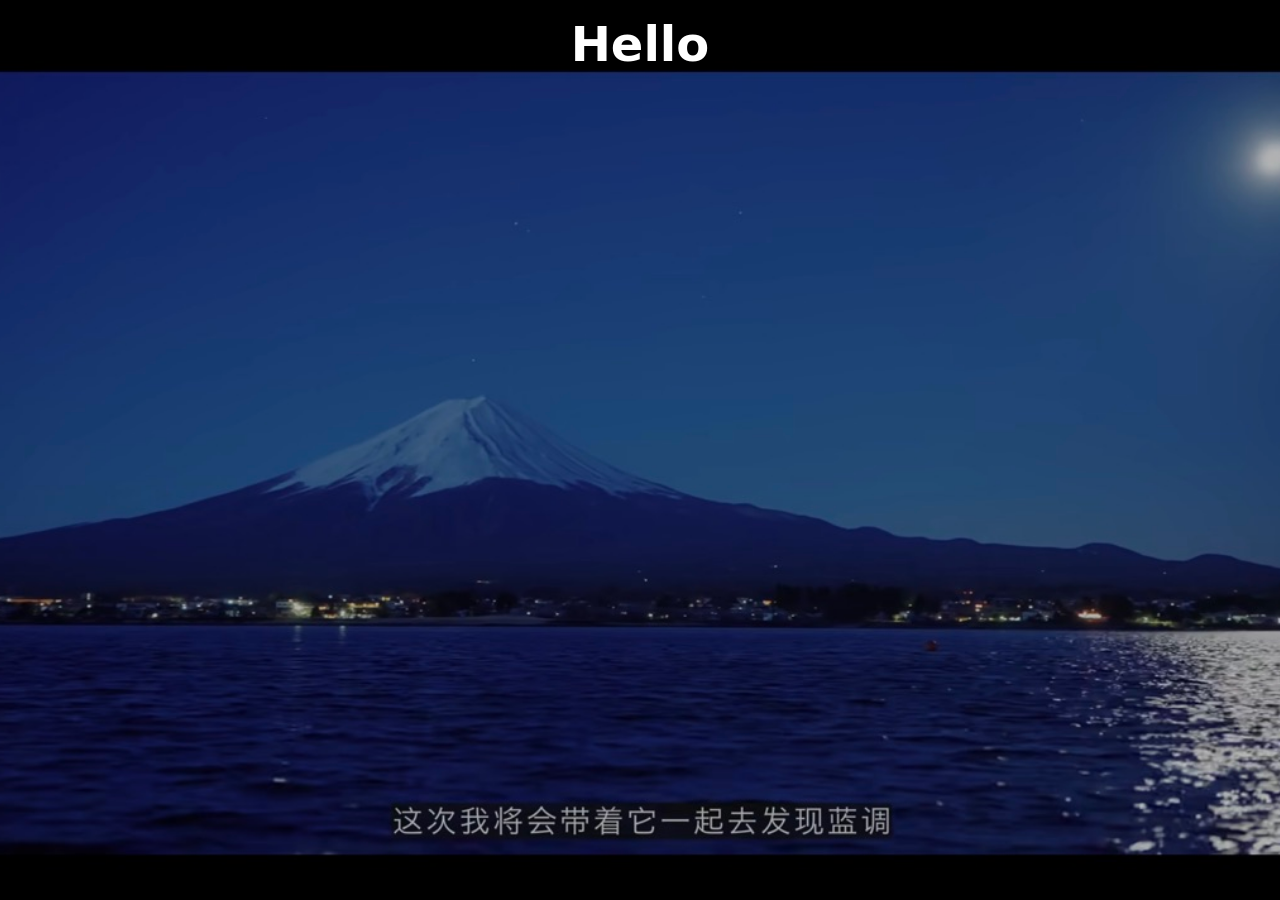
<file: index.html>
<!DOCTYPE html>
<html lang="en">
<head>
  <meta charset="UTF-8">
  <meta name="viewport" content="width=device-width, initial-scale=1">
  <title>Hello</title>
  <link rel="stylesheet" href="style.css">
</head>
<body>
  <h1>Hello</h1>
</body>
</html>
</file>
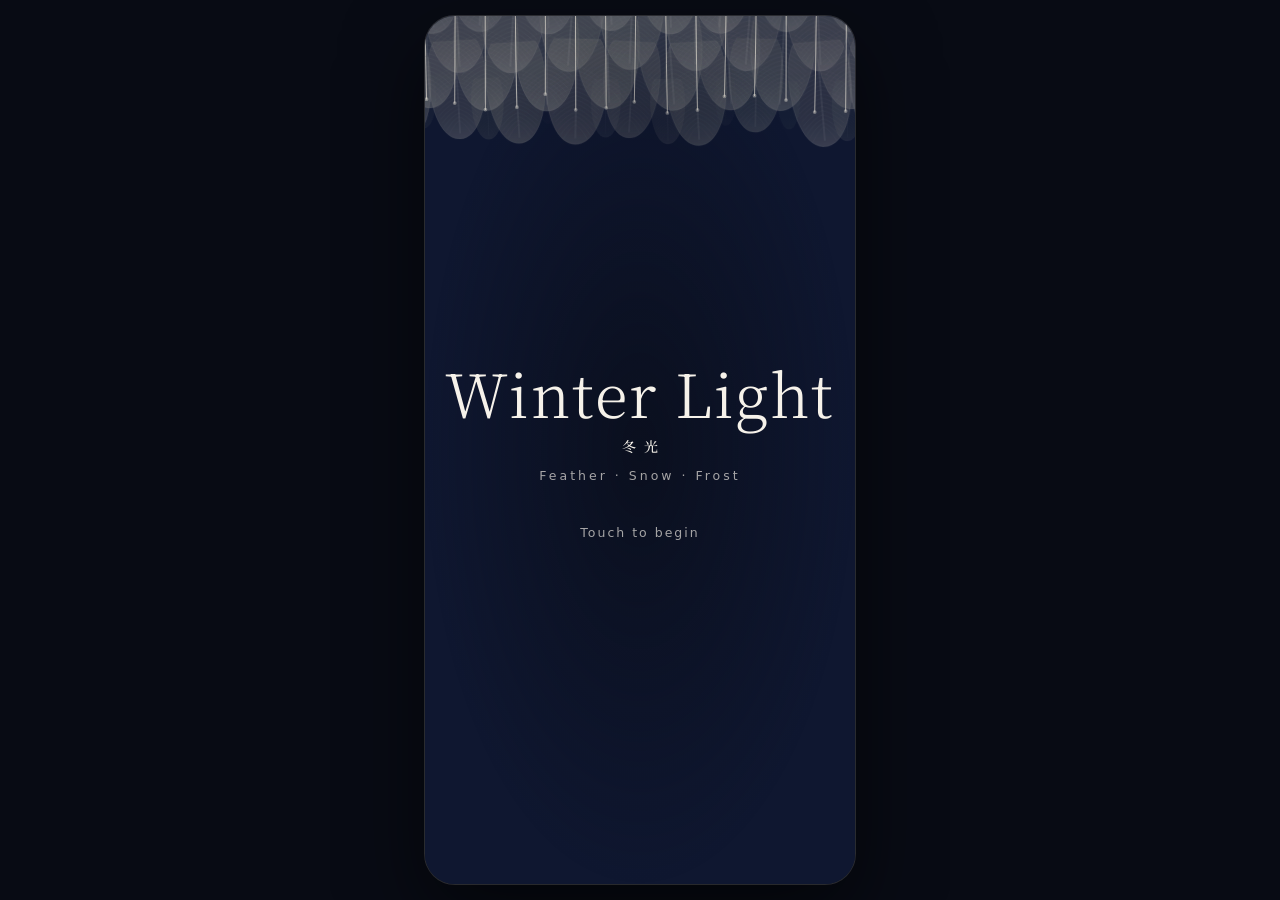
<file: docs/index.html>
<!doctype html><html><head><meta charset=utf8><meta name=viewport content="width=device-width,initial-scale=1,viewport-fit=cover"><style>:root{color-scheme:light;box-sizing:border-box;padding-top:env(safe-area-inset-top,0px);padding-bottom:env(safe-area-inset-bottom,0px)}html{scroll-padding-top:env(safe-area-inset-top,0px)}body{margin:0;padding:0;font:14px -apple-system,BlinkMacSystemFont,sans-serif;background:#fff;color:#000}img{max-width:100%}[hidden]:not([hidden=until-found i]){display:none!important}</style></head><body>
<title>Winter Light</title>
<link rel="stylesheet" href="https://fonts.googleapis.com/css2?family=Noto+Serif+SC:wght@300;500&display=swap">
<style>
/* Layout: one full-bleed touch stage (phone), or a phone-sized stage centred on a dark page (wide screens).
   Three chapters share one canvas; the title cards and captions sit above it. Single committed night look. */
:root {
  color-scheme: dark;
  --page: #080b14;
  --night: #0f1730;
  --ink: #f6f2ea;
  --ink-soft: rgba(246, 242, 234, .66);
  --veil: rgba(12, 16, 28, .55);
  --line: rgba(246, 242, 234, .15);
  --gold: #ffc46e;
  --font: "Avenir Next", "Segoe UI", system-ui, -apple-system, "Helvetica Neue", sans-serif;
  --title: "Noto Serif SC", "Songti SC", "STSong", "Source Han Serif SC", Georgia, serif;
}
html, body { height: 100%; }
body {
  background: var(--page);
  color: var(--ink);
  font-family: var(--font);
  display: grid;
  place-items: center;
  overflow: hidden;
  overscroll-behavior: none;
}
#stage {
  position: relative;
  width: 100%;
  height: 100%;
  background: var(--night);
  overflow: hidden;
  touch-action: none;
  user-select: none;
  -webkit-user-select: none;
  -webkit-touch-callout: none;
  -webkit-tap-highlight-color: transparent;
}
@media (min-width: 560px) {
  #stage {
    width: min(430px, calc(100% - 32px));
    height: min(900px, calc(100% - 32px));
    border-radius: 30px;
    box-shadow: 0 0 0 1px var(--line), 0 30px 80px rgba(0, 0, 0, .55);
  }
}
#cv { position: absolute; inset: 0; width: 100%; height: 100%; display: block; }

.cap {
  position: absolute;
  left: 50%;
  top: 16px;
  transform: translateX(-50%);
  width: max-content;
  max-width: calc(100% - 32px);
  display: flex;
  align-items: center;
  gap: 12px;
  padding: 11px 20px 11px 16px;
  border-radius: 999px;
  background: rgba(12, 16, 28, .62);
  -webkit-backdrop-filter: blur(12px);
  backdrop-filter: blur(12px);
  box-shadow: inset 0 0 0 1px rgba(255, 214, 150, .38), 0 0 24px rgba(255, 190, 110, .22), 0 6px 20px rgba(0, 0, 0, .35);
  color: var(--ink);
  font-size: 15px;
  font-weight: 500;
  line-height: 1.3;
  letter-spacing: .04em;
  text-shadow: 0 0 12px rgba(255, 214, 150, .45);
  font-variant-numeric: tabular-nums;
  text-wrap: balance;
  pointer-events: none;
  transition: opacity .8s ease;
  animation: capGlow 3.2s ease-in-out infinite;
}
.cap.gone { opacity: 0; animation: none; }
#capText { display: inline-block; }
#capText.pop { animation: capIn .6s cubic-bezier(.2, .8, .2, 1); }
@keyframes capGlow { 50% { box-shadow: inset 0 0 0 1px rgba(255, 214, 150, .62), 0 0 34px rgba(255, 190, 110, .42), 0 6px 20px rgba(0, 0, 0, .35); } }
@keyframes capIn { from { opacity: 0; transform: translateY(-6px); filter: blur(3px); } }
.steps { display: flex; gap: 9px; flex: none; }
.steps b { display: flex; gap: 3px; }
.steps i {
  width: 6px; height: 6px; border-radius: 50%;
  box-shadow: inset 0 0 0 1px var(--ink-soft);
  transition: background .5s ease, box-shadow .5s ease;
}
.steps i.on { background: var(--ink); box-shadow: none; }
.steps i.done { background: var(--gold); box-shadow: none; }

#card {
  position: absolute;
  inset: 0;
  display: grid;
  place-items: center;
  text-align: center;
  background: radial-gradient(closest-side, rgba(8, 11, 20, .62), rgba(8, 11, 20, 0));
  transition: opacity 1.4s ease;
  cursor: pointer;
}
#card.gone { opacity: 0; pointer-events: none; }
.card-in { display: grid; justify-items: center; gap: 12px; padding-inline: 16px; }
.t-en { font-family: var(--title); font-weight: 300; font-size: clamp(42px, 12.5vw, 60px); line-height: 1.05; letter-spacing: .03em; text-wrap: balance; }
.t-cn { font-family: var(--title); font-weight: 500; font-size: 14px; letter-spacing: .6em; margin-right: -.6em; }
.t-sub { font-size: 12.5px; letter-spacing: .24em; color: var(--ink-soft); }
.t-go { margin-top: 30px; font-size: 12.5px; letter-spacing: .16em; color: var(--ink-soft); animation: breathe 2.8s ease-in-out infinite; }
#again {
  margin-top: 30px;
  padding: 11px 22px;
  border: 0; border-radius: 999px;
  background: var(--veil);
  box-shadow: inset 0 0 0 1px var(--line);
  color: var(--ink);
  font: inherit; font-size: 12.5px; letter-spacing: .14em;
  cursor: pointer;
}
#again:focus-visible, #skip:focus-visible { outline: 2px solid var(--ink); outline-offset: 3px; }
#skip {
  position: absolute;
  bottom: 18px; right: 16px;
  height: 34px; padding: 0 14px;
  border: 0; border-radius: 999px;
  background: var(--veil);
  box-shadow: inset 0 0 0 1px var(--line);
  color: var(--ink-soft);
  font: inherit; font-size: 11.5px; letter-spacing: .12em;
  cursor: pointer;
}
@keyframes breathe { 50% { opacity: .35; } }
@media (prefers-reduced-motion: reduce) { .t-go, .cap, #capText.pop { animation: none; } .cap, #card, .steps i { transition: none; } }
</style>

<div id="stage">
  <canvas id="cv" role="img" aria-label="Winter Light, a three-chapter touch story. Pull a curtain of feathers open, blow the snow off a campfire, then draw five frost feathers across a window. Each chapter ends when you play the same five-note melody."></canvas>
  <div class="cap gone" id="cap">
    <span class="steps" aria-hidden="true"><b><i></i><i></i></b><b><i></i><i></i></b><b><i></i><i></i></b></span>
    <span id="capText"></span>
  </div>
  <button id="skip" type="button" aria-label="Skip to the next step" hidden>Skip ›</button>
  <div id="card" role="button" tabindex="0" aria-label="Begin">
    <div class="card-in">
      <div class="t-en">Winter Light</div>
      <div class="t-cn">冬光</div>
      <div class="t-sub" id="tSub">Feather · Snow · Frost</div>
      <div class="t-go" id="tGo">Touch to begin</div>
      <button id="again" type="button" hidden>Play again</button>
    </div>
  </div>
</div>

<script>
(() => {
'use strict';

/* =====================================================================
   shared
   ===================================================================== */
const stage = document.getElementById('stage');
const cv = document.getElementById('cv');
const mainCtx = cv.getContext('2d');
const off = document.createElement('canvas');
const offCtx = off.getContext('2d');
let ctx = mainCtx;                      // chapters draw through this; swapped to offCtx for a fading chapter
let W = 0, H = 0, dpr = 1, K = 1;
const calm = matchMedia('(prefers-reduced-motion: reduce)').matches ? 0.35 : 1;
const clamp = (v, a, b) => v < a ? a : v > b ? b : v;
const smooth = v => v * v * (3 - 2 * v);
const rand = (a = 1, b) => b === undefined ? Math.random() * a : a + Math.random() * (b - a);
const TAU = Math.PI * 2;

function dot(r, g, b, core, size = 64) {
  const c = document.createElement('canvas'); c.width = c.height = size;
  const x = c.getContext('2d'), h = size / 2, gr = x.createRadialGradient(h, h, 0, h, h, h);
  gr.addColorStop(0, `rgba(${r},${g},${b},1)`);
  gr.addColorStop(core, `rgba(${r},${g},${b},1)`);
  gr.addColorStop(core + (1 - core) * .5, `rgba(${r},${g},${b},.42)`);
  gr.addColorStop(1, `rgba(${r},${g},${b},0)`);
  x.fillStyle = gr; x.fillRect(0, 0, size, size);
  return c;
}
const SPR = {
  flake: dot(255, 255, 255, .3), shadow: dot(120, 140, 185, .05), smoke: dot(234, 237, 245, .02),
  outer: dot(255, 116, 46, .08), mid: dot(255, 180, 72, .1), core: dot(255, 238, 186, .12),
  gold: dot(255, 196, 110, .12), white: dot(255, 255, 255, .05)
};
function blit(spr, x, y, r, a) {
  if (a <= .004) return;
  ctx.globalAlpha = a > 1 ? 1 : a;
  ctx.drawImage(spr, x - r, y - r, r * 2, r * 2);
}

function rng(seed) {
  return () => { seed = seed + 0x6D2B79F5 | 0; let t = Math.imul(seed ^ seed >>> 15, 1 | seed); t = t + Math.imul(t ^ t >>> 7, 61 | t) ^ t; return ((t ^ t >>> 14) >>> 0) / 4294967296; };
}
let grainCanvas = document.createElement('canvas');
function buildGrain() {
  grainCanvas = document.createElement('canvas'); grainCanvas.width = cv.width; grainCanvas.height = cv.height;
  const g = grainCanvas.getContext('2d'), img = g.createImageData(grainCanvas.width, grainCanvas.height), d = img.data;
  for (let k = 0; k < d.length; k += 4) { d[k] = d[k + 1] = 235; d[k + 2] = 255; d[k + 3] = Math.random() < .5 ? Math.random() * 22 : 0; }
  g.putImageData(img, 0, 0);
}
// a frost feather: a curved spine with alternating barbs, each barb with smaller barbs.
// every point carries d, how far growth must travel to reach it, so a fern can be drawn part-grown
function makeFern(rx, ry, tx, ty, seed, o = {}) {
  const Rn = rng(seed), k = o.k || 1, step = 5 * k;
  const dx = tx - rx, dy = ty - ry, L0 = Math.hypot(dx, dy) || 1;
  const bend = (Rn() < .5 ? -1 : 1) * (o.bend ?? .12) * L0;
  const cx = (rx + tx) / 2 - dy / L0 * bend, cy = (ry + ty) / 2 + dx / L0 * bend;
  const spine = { pts: [], d: [], w: 0 }, polys = [spine];
  const N = Math.max(4, Math.ceil(L0 * 1.1 / step));
  let px = rx, py = ry, dist = 0;
  for (let i = 0; i <= N; i++) {
    const t = i / N, a = (1 - t) ** 2, b = 2 * (1 - t) * t, c = t * t;
    const x = a * rx + b * cx + c * tx, y = a * ry + b * cy + c * ty;
    if (i) dist += Math.hypot(x - px, y - py);
    spine.pts.push(x, y); spine.d.push(dist); px = x; py = y;
  }
  const L = dist, sub = o.sub ?? .3;
  const barb = (x, y, ang, len, d0, depth) => {
    const st = depth === 1 ? 4 * k : 3 * k, n = Math.max(2, Math.round(len / st)), p = { pts: [x, y], d: [d0], w: depth };
    let a = ang, qx = x, qy = y, sd = 1;
    const curl = (Rn() - .5) * .03;
    for (let i = 1; i <= n; i++) {
      a += curl; qx += Math.cos(a) * st; qy += Math.sin(a) * st;
      p.pts.push(qx, qy); p.d.push(d0 + i * st);
      if (depth === 1 && i % 2 === 0 && i < n - 1) {
        barb(qx, qy, a + sd * (.95 + Rn() * .15), (n - i) * st * .48 * (.7 + Rn() * .4), d0 + i * st, 2);
        sd = -sd;
      }
    }
    polys.push(p);
  };
  let side = 1;
  for (let i = 1; i < N; i++) {
    const t = spine.d[i] / L; if (t < .05 || t > .95) continue;
    const ax = spine.pts[2 * i + 2] - spine.pts[2 * i - 2], ay = spine.pts[2 * i + 3] - spine.pts[2 * i - 1];
    const len = L * sub * Math.min(1, t * 5) * (1 - t) ** .55 * (.75 + Rn() * .4);
    if (len > 5 * k) barb(spine.pts[2 * i], spine.pts[2 * i + 1], Math.atan2(ay, ax) + side * (1 + Rn() * .15), len, spine.d[i], 1);
    side = -side;
  }
  let Dmax = 0; for (const p of polys) Dmax = Math.max(Dmax, p.d[p.d.length - 1]);
  return { polys, L, Dmax, rx, ry, tx, ty };
}
const FERN_W = [2.1, 1.0, .55];
function drawFern(c, F, T, alpha, glow = .14) {
  if (T <= 0) return;
  c.lineCap = 'round'; c.lineJoin = 'round';
  for (const pass of [0, 1]) {
    if (pass === 0 && glow <= 0) continue;
    for (let w = 0; w < 3; w++) {
      c.beginPath();
      for (const p of F.polys) {
        if (p.w !== w || p.d[0] > T) continue;
        c.moveTo(p.pts[0], p.pts[1]);
        for (let i = 1; i < p.d.length; i++) {
          if (p.d[i] <= T) c.lineTo(p.pts[2 * i], p.pts[2 * i + 1]);
          else { const f = (T - p.d[i - 1]) / (p.d[i] - p.d[i - 1]); c.lineTo(p.pts[2 * i - 2] + (p.pts[2 * i] - p.pts[2 * i - 2]) * f, p.pts[2 * i - 1] + (p.pts[2 * i + 1] - p.pts[2 * i - 1]) * f); break; }
        }
      }
      if (pass === 0) { c.globalAlpha = alpha * glow; c.lineWidth = FERN_W[w] * K * 3.4; c.strokeStyle = '#dfe9ff'; }
      else { c.globalAlpha = alpha * (w === 0 ? .85 : w === 1 ? .72 : .58); c.lineWidth = FERN_W[w] * K; c.strokeStyle = '#f4f8ff'; }
      c.stroke();
    }
  }
  c.globalAlpha = 1;
}
function goldFeather(x, y, ang, sc, a) {
  ctx.save(); ctx.translate(x, y); ctx.rotate(ang); ctx.scale(sc, sc);
  const g = ctx.createLinearGradient(0, -40, 0, 40); g.addColorStop(0, `rgba(255,226,160,${a})`); g.addColorStop(1, `rgba(226,160,70,${a})`);
  ctx.globalAlpha = 1; ctx.fillStyle = g;
  ctx.beginPath(); ctx.moveTo(0, -42); ctx.bezierCurveTo(16, -26, 15, 18, 0, 40); ctx.bezierCurveTo(-15, 18, -16, -26, 0, -42); ctx.fill();
  ctx.strokeStyle = `rgba(255,248,230,${a * .8})`; ctx.lineWidth = 1.2;
  ctx.beginPath(); ctx.moveTo(0, -38); ctx.lineTo(0, 52); ctx.stroke();
  ctx.restore();
}

/* ---- the one melody every chapter asks for: D5 E5 F#5 A5 F#5, resolving E5 D5 at the very end */
const MOTIF = [587.33, 659.25, 739.99, 880, 739.99];
const RESOLVE = [[659.25, 0], [587.33, .34]];
// D major pentatonic, D4..E6, for free play
const SCALE = [293.66, 329.63, 369.99, 440, 493.88, 587.33, 659.25, 739.99, 880, 987.77, 1174.66, 1318.51];
const LOW = [73.42, 82.41, 92.5, 110, 123.47, 146.83];

/* ---- sound ----------------------------------------------------------- */
let AC = null, master, wet, noiseBuf, rubGain, rubFilter, fireGain, humGain;
const pending = [];
function audio() {
  if (AC) { if (AC.state !== 'running') AC.resume().catch(() => {}); return; }
  const Ctx = window.AudioContext || window.webkitAudioContext;
  if (!Ctx) return;
  try {
    AC = new Ctx();
    master = AC.createGain(); master.gain.value = .6;
    const comp = AC.createDynamicsCompressor();
    master.connect(comp); comp.connect(AC.destination);
    const delay = AC.createDelay(1); delay.delayTime.value = .28;
    const fb = AC.createGain(); fb.gain.value = .34;
    const lp = AC.createBiquadFilter(); lp.type = 'lowpass'; lp.frequency.value = 2600;
    wet = AC.createGain(); wet.gain.value = .33;
    wet.connect(delay); delay.connect(lp); lp.connect(fb); fb.connect(delay); lp.connect(master);
    noiseBuf = AC.createBuffer(1, AC.sampleRate * 2, AC.sampleRate);
    const d = noiseBuf.getChannelData(0);
    for (let i = 0; i < d.length; i++) d[i] = Math.random() * 2 - 1;
    const src = AC.createBufferSource(); src.buffer = noiseBuf; src.loop = true;
    rubFilter = AC.createBiquadFilter(); rubFilter.type = 'bandpass'; rubFilter.frequency.value = 800; rubFilter.Q.value = .7;
    rubGain = AC.createGain(); rubGain.gain.value = 0;
    src.connect(rubFilter); rubFilter.connect(rubGain); rubGain.connect(master);
    const fireLp = AC.createBiquadFilter(); fireLp.type = 'lowpass'; fireLp.frequency.value = 260;
    fireGain = AC.createGain(); fireGain.gain.value = 0;
    src.connect(fireLp); fireLp.connect(fireGain); fireGain.connect(master);
    src.start();
    humGain = AC.createGain(); humGain.gain.value = 0;
    const hlp = AC.createBiquadFilter(); hlp.type = 'lowpass'; hlp.frequency.value = 240;
    [[55, 1], [110, .45], [82.41, .3]].forEach(([f, l]) => {
      const o = AC.createOscillator(); o.type = 'sine'; o.frequency.value = f;
      const og = AC.createGain(); og.gain.value = l; o.connect(og); og.connect(hlp); o.start();
    });
    hlp.connect(humGain); humGain.connect(master);
    AC.onstatechange = () => { if (AC.state === 'running') while (pending.length) pending.shift()(); };
    if (AC.state !== 'running') AC.resume().catch(() => {});
  } catch (err) { AC = null; }
}
// harp for the feathers, warm kalimba for the fire, glass for the ice, low for frost
const VOICES = {
  harp: { peak: .2, att: .016, lp: 0, wet: true, breath: true, parts: [['sine', 1, 1], ['sine', 2.005, .14], ['triangle', .5, .1]] },
  warm: { peak: .17, att: .03, lp: 1700, wet: true, parts: [['triangle', 1, .8], ['sine', 1.003, .6], ['sine', .5, .25]] },
  glass: { peak: .19, att: .008, lp: 0, wet: true, parts: [['sine', 1, 1], ['sine', 2, .13], ['sine', 3.01, .07], ['sine', 4.2, .03]] },
  low: { peak: .3, att: .012, lp: 520, wet: false, parts: [['sine', 1, 1], ['triangle', 2, .3], ['sine', .5, .5]] }
};
function voice(kind, freq, delay, vel, dur) {
  const v = VOICES[kind], t = AC.currentTime + delay + .005;
  const g = AC.createGain();
  g.gain.setValueAtTime(.0001, t);
  g.gain.linearRampToValueAtTime(v.peak * vel, t + v.att);
  g.gain.exponentialRampToValueAtTime(.0001, t + dur);
  let out = g;
  if (v.lp) { const lp = AC.createBiquadFilter(); lp.type = 'lowpass'; lp.frequency.value = v.lp; g.connect(lp); out = lp; }
  out.connect(master); if (v.wet) out.connect(wet);
  for (const [type, mul, lvl] of v.parts) {
    const o = AC.createOscillator(); o.type = type; o.frequency.value = freq * mul;
    const og = AC.createGain(); og.gain.value = lvl;
    o.connect(og); og.connect(g); o.start(t); o.stop(t + dur + .05);
  }
  if (v.breath) {
    const b = AC.createBufferSource(); b.buffer = noiseBuf;
    const hp = AC.createBiquadFilter(); hp.type = 'highpass'; hp.frequency.value = 4200;
    const bg = AC.createGain(); bg.gain.setValueAtTime(.03 * vel, t); bg.gain.exponentialRampToValueAtTime(.0001, t + .08);
    b.connect(hp); hp.connect(bg); bg.connect(master); b.start(t, rand(1.5), .1);
  }
}
function note(kind, freq, delay = 0, vel = 1, dur = 1.4, keep = false) {
  if (!AC) return;
  if (AC.state === 'running') voice(kind, freq, delay, vel, dur);
  else if (keep) { pending.push(() => voice(kind, freq, delay, vel, dur)); AC.resume().catch(() => {}); }
}
function crackle(vol) {
  if (!AC || AC.state !== 'running') return;
  const t = AC.currentTime + .005, b = AC.createBufferSource(); b.buffer = noiseBuf;
  const bp = AC.createBiquadFilter(); bp.type = 'bandpass'; bp.frequency.value = rand(1500, 5200); bp.Q.value = 3;
  const g = AC.createGain(); g.gain.setValueAtTime(vol, t); g.gain.exponentialRampToValueAtTime(.0001, t + rand(.02, .06));
  b.connect(bp); bp.connect(g); g.connect(master); b.start(t, rand(1.6), .08);
}
function whoomph(level = .32) {
  if (!AC) return;
  const go = () => {
    const t = AC.currentTime + .005, b = AC.createBufferSource(); b.buffer = noiseBuf;
    const lp = AC.createBiquadFilter(); lp.type = 'lowpass';
    lp.frequency.setValueAtTime(180, t); lp.frequency.exponentialRampToValueAtTime(1400, t + .25); lp.frequency.exponentialRampToValueAtTime(240, t + 1.2);
    const g = AC.createGain(); g.gain.setValueAtTime(.0001, t); g.gain.linearRampToValueAtTime(level, t + .12); g.gain.exponentialRampToValueAtTime(.0001, t + 1.3);
    b.connect(lp); lp.connect(g); g.connect(master); b.start(t, 0, 1.4);
  };
  if (AC.state === 'running') go(); else pending.push(go);
}
function bus(rub, rubHz, fire, hum) {
  if (!AC || AC.state !== 'running') return;
  const n = AC.currentTime;
  rubGain.gain.setTargetAtTime(rub, n, .05); rubFilter.frequency.setTargetAtTime(rubHz, n, .07);
  fireGain.gain.setTargetAtTime(fire, n, .2); humGain.gain.setTargetAtTime(hum, n, .08);
}
function buzz(p) { try { if (navigator.vibrate) navigator.vibrate(p); } catch (err) {} }

/* ---- caption + progress ---------------------------------------------- */
const cap = document.getElementById('cap');
const capText = document.getElementById('capText');
const dots = [...cap.querySelectorAll('.steps i')];
function say(text) {
  if (capText.textContent === text) return;
  const strip = v => v.replace(/[\d%/]+/g, '');
  const fresh = strip(capText.textContent) !== strip(text);       // a new instruction, not just a new percentage
  capText.textContent = text;
  if (fresh) { capText.classList.remove('pop'); void capText.offsetWidth; capText.classList.add('pop'); }
}
function steps(ch, st) { dots.forEach((d, i) => { const k = ch * 2 + st; d.className = i < k ? 'done' : i === k ? 'on' : ''; }); }

/* ---- the echo gate: listen to the five notes, then play them back in order ---- */
function Echo(timbre, marks, onDone) {
  const e = {
    marks: marks.map((m, i) => ({ ...m, i, flash: 0, hit: false })),
    state: 'show', k: -1, t0: performance.now() + 500, idx: 0, inside: -1, lastAct: performance.now(), doneT: 0, fired: false
  };
  e.replay = now => { e.state = 'show'; e.k = -1; e.t0 = now + 300; };
  e.update = (now, dt) => {
    for (const m of e.marks) m.flash *= Math.exp(-dt * 2.6);
    if (e.state === 'show') {
      const k = Math.floor((now - e.t0) / 560);
      if (k > e.k && k >= 0 && k < 5) { e.k = k; e.marks[k].flash = 1; note(timbre, MOTIF[k], 0, .75, 1.7, true); }
      if (now - e.t0 > 5 * 560 + 600) { e.state = 'listen'; e.lastAct = now; }
    } else if (e.state === 'listen') {
      if (now - e.lastAct > 11000) e.replay(now);
    } else if (e.state === 'done' && !e.fired && now > e.doneT) { e.fired = true; onDone(); }
  };
  e.listening = () => e.state === 'listen';
  e.busy = () => e.state === 'show' || e.state === 'done';
  // tap = a fresh touch; otherwise only entering a glint counts, so a stroke can pass through
  e.test = (x, y, tap) => {
    if (e.state !== 'listen') return false;
    let hitI = -1;
    for (const m of e.marks) { const [mx, my] = m.pos(); if (Math.hypot(x - mx, y - my) < m.r) { hitI = m.i; break; } }
    const was = e.inside; e.inside = hitI;
    if (hitI < 0) return false;
    if (!tap && hitI === was) return true;
    e.lastAct = performance.now();
    const m = e.marks[hitI];
    if (hitI === e.idx) {
      m.hit = true; m.flash = 1; note(timbre, MOTIF[hitI], 0, .95, 1.9); buzz(8); e.idx++;
      if (e.idx === 5) { e.state = 'done'; e.doneT = performance.now() + 900; }
    } else if (!m.hit) { m.flash = .3; note('low', MOTIF[hitI] / 4, 0, .32, .8); }
    return true;
  };
  e.draw = now => {
    for (const m of e.marks) {
      const [x, y] = m.pos();
      let a = m.hit ? .9 : e.state === 'show' && m.i > e.k ? .22 : .42 + .14 * Math.sin(now / 420 + m.i);
      if (e.state === 'listen' && m.i === e.idx && now - e.lastAct > 3500) a += .35 * (.5 + .5 * Math.sin(now / 190));
      blit(SPR.gold, x, y, m.r * (1 + .3 * m.flash), a);
      blit(SPR.white, x, y, m.r * .28 * (1 + m.flash), Math.min(1, a + .2));
      if (m.flash > .04) {
        ctx.globalAlpha = 1; ctx.lineWidth = 1.5; ctx.strokeStyle = `rgba(255,206,140,${m.flash * .85})`;
        ctx.beginPath(); ctx.arc(x, y, m.r * (1 + (1 - m.flash) * 1.6), 0, TAU); ctx.stroke();
      }
    }
    ctx.globalAlpha = 1;
  };
  return e;
}
const echoCaption = (e, verb) => e.state === 'show' ? 'Listen…' : e.state === 'listen' ? verb : '';

/* =====================================================================
   Chapter I · 羽 Feather — pull the threads, stroke the plumage
   ===================================================================== */
function Feather(director) {
  const FW = 112, FH = 152, DX = 84, DY = 54, PAD = 4;
  const SHAPE = `M${-0.3 * FW},0C${-0.5 * FW},${0.2 * FH} ${-0.42 * FW},${FH} 0,${FH}C${0.42 * FW},${FH} ${0.5 * FW},${0.2 * FH} ${0.3 * FW},0Z`;
  // late-autumn leaves going into winter: dusk slate, faded sage, dull ochre, russet, dry tan, bone
  const STOPS = [[0, [22, 27, 44]], [.2, [50, 56, 62]], [.38, [88, 94, 76]], [.54, [140, 110, 70]], [.68, [134, 80, 56]], [.83, [184, 156, 124]], [1, [224, 213, 192]]];
  const INK = '247,240,226';
  const ink = a => `rgba(${INK},${a})`;
  const path = new Path2D(SHAPE);
  const TARGET_FRAC_W = .7, REST_FRAC_H = .1;
  let s = 1, feathers = [], threads = [], specks = [], sprite = null, target = 0, restLen = 0, yT = 0;
  let state = 'rest', down = false, fx = 0, fy = 0, gx = 0, startY = 0, gain = 1, pull = 0, prog = 0;
  let solid = 0, floatAmt = 0, threadA = 1, hintA = 0, hintHold = 0, bloomT = 0, ringT = -9, ringX = 0;
  let rowsHeard = 0, swish = 0, stroke = null, fallT = 0, handed = false, echo = null, echoAt = 0;

  function rng(seed) {
    return () => { seed = seed + 0x6D2B79F5 | 0; let t = Math.imul(seed ^ seed >>> 15, 1 | seed); t = t + Math.imul(t ^ t >>> 7, 61 | t) ^ t; return ((t ^ t >>> 14) >>> 0) / 4294967296; };
  }
  function color(t) {
    t = clamp(t, 0, 1);
    for (let i = 1; i < STOPS.length; i++) {
      const [a, ca] = STOPS[i - 1], [b, cb] = STOPS[i];
      if (t <= b) { const f = (t - a) / (b - a); return `rgb(${ca.map((c, j) => Math.round(c + (cb[j] - c) * f)).join(',')})`; }
    }
    return 'rgb(247,240,226)';
  }
  function halfWidth(yq) {
    let best = 0;
    for (let i = 0; i <= 200; i++) {
      const q = i / 200, a = (1 - q) ** 3, b = 3 * (1 - q) ** 2 * q, c = 3 * (1 - q) * q * q, d = q ** 3;
      if (Math.abs(b * .2 * FH + c * FH + d * FH - yq) < 1.2) best = Math.max(best, a * .3 * FW + b * .5 * FW + c * .42 * FW);
    }
    return best;
  }
  function buildSprite() {
    const k = s * dpr;
    sprite = document.createElement('canvas');
    sprite.width = Math.ceil((FW + 2 * PAD) * k); sprite.height = Math.ceil((FH + 2 * PAD) * k);
    const c = sprite.getContext('2d');
    c.setTransform(k, 0, 0, k, (FW / 2 + PAD) * k, PAD * k);
    const g = c.createLinearGradient(0, 0, 0, FH);
    g.addColorStop(0, 'rgba(15,23,48,.42)'); g.addColorStop(.6, 'rgba(15,23,48,0)'); g.addColorStop(1, 'rgba(255,255,255,.24)');
    c.fillStyle = g; c.fill(path);
    c.strokeStyle = 'rgba(255,255,255,.28)'; c.lineWidth = 1; c.stroke(path);
    c.lineCap = 'round';
    c.strokeStyle = 'rgba(255,255,255,.42)'; c.lineWidth = 1.3;
    c.beginPath(); c.moveTo(0, 26); c.lineTo(0, FH - 9); c.stroke();
    c.strokeStyle = 'rgba(255,255,255,.22)'; c.lineWidth = .6;
    c.beginPath();
    for (let y0 = 40; y0 < 128; y0 += 6) {
      const ye = y0 + 20, ex = .84 * halfWidth(ye);
      for (const sg of [1, -1]) { c.moveTo(0, y0); c.quadraticCurveTo(sg * ex * .45, y0 + 3, sg * ex, ye); }
    }
    c.stroke();
  }
  function layout() {
    s = clamp(W / 600, .6, 1.15);
    restLen = REST_FRAC_H * H;
    target = Math.min(TARGET_FRAC_W * W, H * .68);
    yT = restLen + target;
    const rand2 = rng(23), Wu = W / s, Hu = H / s;
    const rows = Math.ceil((Hu + 20) / DY) + 1, cols = Math.ceil(Wu / DX) + 1;
    const kmin = -2, kmax = 2 * cols + 1, open = state !== 'rest' && state !== 'pull';
    threads = [];
    for (let k = kmin; k <= kmax; k++) {
      const rest = restLen * (.88 + .24 * rand2());
      threads.push({ x: k * DX / 2 * s, rest, len: open ? H + 60 : rest, ph: rand2() * TAU, delay: 0 });
    }
    feathers = [];
    for (let r2 = rows; r2 >= -3; r2--) {
      const odd = r2 & 1;
      for (let c = -1; c <= cols; c++) {
        const xu = c * DX + (odd ? DX / 2 : 0) + (rand2() * 6 - 3);
        const yu = r2 * DY - 20 + (rand2() * 6 - 3);
        const t = (yu + 150) / (Hu + 80) + .07 * Math.sin(xu / 120 + r2 * .4) + (rand2() * .07 - .035);
        feathers.push({ x: xu * s, y: yu * s, rot: (rand2() * 10 - 5) * Math.PI / 180, col: color(t), th: 2 * c + odd - kmin,
          ph: rand2() * TAU, a: 0, va: 0, e: 0, fd: 0, fvx: 0, fvy: 0, spin: 0, ox: 0, oy: 0, orr: 0 });
      }
    }
    buildSprite();
    if (echo) echo = null, echoAt = performance.now() + 300;      // rebuild glints on the new layout
  }
  function enter() {
    state = 'rest'; down = false; pull = 0; prog = 0; solid = 0; floatAmt = 0; threadA = 1; hintA = 0;
    rowsHeard = 0; stroke = null; handed = false; echo = null; specks = []; ringT = -9;
    layout(); steps(0, 0);
  }
  function succeed() {
    state = 'bloom'; bloomT = performance.now(); ringT = bloomT; ringX = gx || W / 2;
    for (const th of threads) th.delay = Math.abs(th.x - ringX) / W * .35;
    for (let i = 0; i < 30; i++) specks.push({ x: W * (.12 + .76 * Math.random()), y: yT + rand(-8, 8), vx: rand(-15, 15), vy: -rand(14, 52), life: 0, max: rand(1.4, 2.8), r: rand(.7, 2) });
    [[587.33, 0], [880, .09], [1174.66, .18], [1479.98, .3]].forEach(([f, d]) => note('harp', f, d, .85, 2.2, true));
    note('harp', 293.66, 0, .5, 2.8, true);
    buzz([10, 40, 18]);
    steps(0, 1); echoAt = bloomT + 2300;
  }
  function startEcho() {
    const spots = [[.22, .24], [.72, .36], [.34, .5], [.74, .64], [.42, .78]], used = new Set();
    const marks = spots.map(([tx, ty]) => {
      let best = null, bd = 1e9;
      for (const f of feathers) {
        if (used.has(f)) continue;
        const d = Math.hypot(f.x - tx * W, f.y + FH * s * .5 - ty * H); if (d < bd) { bd = d; best = f; }
      }
      used.add(best);
      return { pos: () => [best.x, best.y + FH * s * .5], r: 36 * K };
    });
    echo = Echo('harp', marks, finale);
  }
  function finale() {
    RESOLVE.forEach(([f, d]) => note('harp', f, d, .8, 2.6, true));
    note('harp', 293.66, .34, .45, 3, true);
    state = 'fall'; fallT = performance.now();
    for (const f of feathers) { f.fd = rand(0, 1.3) + (1 - f.y / H) * .25; f.fvx = rand(-22, 22); f.fvy = 0; f.spin = rand(-1.6, 1.6); }
  }
  function skip() {
    if (state === 'rest' || state === 'pull') { gx = W / 2; succeed(); }
    else if (state === 'float' || state === 'bloom') { if (!echo) startEcho(); echo.state = 'done'; echo.doneT = performance.now(); }
  }
  function excite(x, y, vx, vy) {
    const R = FH * s * .85, cy = FH * s * .5;
    for (const f of feathers) {
      const dx = f.x - x, dy = f.y + cy - y, d2 = dx * dx + dy * dy;
      if (d2 > R * R) continue;
      const fall = (1 - Math.sqrt(d2) / R) ** 2;
      f.va += (clamp(vx, -1400, 1400) * .0022 + (Math.random() - .5) * (.5 + Math.abs(vy) * .0012)) * fall;
      if (fall > f.e) f.e = fall;
    }
    if (Math.random() < .3 && specks.length < 70) specks.push({ x: x + rand(-15, 15), y: y - 10, vx: vx * .03 + rand(-8, 8), vy: -rand(12, 36), life: 0, max: rand(1, 2), r: rand(.6, 1.6) });
  }
  const pitchAt = (x, y) => clamp(Math.round(y / H * 8 + x / W * 2), 0, 10);

  function pdown(x, y) {
    down = true; fx = x; fy = y;
    if (state === 'rest') {
      state = 'pull'; startY = fy; gx = fx; pull = 0; prog = 0; rowsHeard = 0;
      gain = clamp(target / Math.max(40, H - startY - 28), 1, 3);
    } else if (state === 'float') {
      stroke = { x, y, t: performance.now(), travel: 0, noteT: 0, count: 0, idx: -1 };
      excite(x, y, 0, 300);
      if (echo) echo.inside = -1;
      if (echo && echo.test(x, y, true)) return;
      if (echo && echo.busy()) return;
      const i = pitchAt(x, y); note('harp', SCALE[i], 0, .55, 1.5); stroke.idx = i; stroke.count = 1; stroke.noteT = stroke.t;
    }
  }
  function pmove(x, y) {
    if (!down) return;
    const now = performance.now(), dist = Math.hypot(x - fx, y - fy);
    if (state === 'pull') {
      swish = Math.max(swish, clamp(dist * 60 / 1500, 0, 1));
      fx = x; fy = y;
      pull = clamp((fy - startY) * gain, 0, target * 1.1); prog = pull / target;
      const rowsNow = Math.floor(pull / (DY * s));
      if (rowsNow > rowsHeard) { note('harp', SCALE[Math.min(9, rowsNow)], 0, .26, .5); rowsHeard = rowsNow; }
      if (prog >= 1) succeed();
    } else if (state === 'float' && stroke) {
      const dt = Math.max(8, now - stroke.t) / 1000, vx = (x - stroke.x) / dt, vy = (y - stroke.y) / dt;
      excite(x, y, vx, vy);
      swish = Math.max(swish, clamp(dist * 60 / 1800, 0, .7));
      stroke.travel += dist;
      const took = echo && echo.test(x, y, false);
      if (!took && !(echo && echo.busy()) && stroke.travel >= 30 && now - stroke.noteT >= 90) {
        const i = pitchAt(x, y);
        if (i !== stroke.idx || stroke.travel >= 72) { note('harp', SCALE[i], 0, .35 + .25 * clamp(Math.hypot(vx, vy) / 1500, 0, 1), 1.4); stroke.idx = i; stroke.count++; stroke.noteT = now; stroke.travel = 0; }
      }
      stroke.x = x; stroke.y = y; stroke.t = now; fx = x; fy = y;
    } else { fx = x; fy = y; }
  }
  function pup() {
    if (!down) return; down = false;
    if (state === 'pull') { state = 'rest'; pull = 0; prog = 0; hintHold = performance.now() + 1700; }
    stroke = null;
  }

  function chevron(x, y, sz) { ctx.moveTo(x - sz, y - sz * .5); ctx.lineTo(x, y + sz * .5); ctx.lineTo(x + sz, y - sz * .5); }

  function frame(t, dt, now, quiet) {
    const open = state !== 'rest' && state !== 'pull';
    const tb = (now - bloomT) / 1000;
    if (state === 'bloom' && tb > 1.35) state = 'float';
    if (state === 'float' && !echo && now > echoAt) startEcho();
    if (echo) echo.update(now, dt);
    if (state === 'pull') gx += (fx - gx) * (1 - Math.exp(-dt * 14));
    const sig = W * .33;
    for (const th of threads) {
      let goal = th.rest, rate = 6;
      if (open) { goal = H + 60; rate = state === 'bloom' && tb < th.delay ? 0 : 5; }
      else if (state === 'pull') { const d = (th.x - gx) / sig; goal = th.rest + pull * (.62 + .38 * Math.exp(-d * d)); rate = 20; }
      th.len += (goal - th.len) * (1 - Math.exp(-dt * rate));
    }
    const solidGoal = open ? 1 : state === 'pull' ? Math.pow(clamp(prog, 0, 1), 1.2) * .8 : 0;
    solid += (solidGoal - solid) * (1 - Math.exp(-dt * 7));
    floatAmt += ((open ? 1 : .4) - floatAmt) * (1 - Math.exp(-dt * 2));
    threadA += ((state === 'float' || state === 'fall' ? 0 : 1) - threadA) * (1 - Math.exp(-dt * 1.6));
    if (state === 'bloom') {
      const yb = yT + (H + 120 - yT) * smooth(clamp(tb / 1.1, 0, 1));
      for (const f of feathers) {
        const d = Math.abs(f.y + FH * s * .5 - yb);
        if (d < 110) { const k = 1 - d / 110; if (k > f.e) { f.e = k; f.va += (Math.random() - .5) * .6 * k; } }
      }
    }
    const tf = (now - fallT) / 1000;
    if (state === 'fall' && tf > 1.6 && !handed) {
      handed = true;
      const hand = [];
      for (const f of feathers) if (Math.random() < .3) { const x = f.x + f.ox, y = f.y + f.oy + FH * s * .5; if (x > 0 && x < W && y > 0 && y < H) hand.push([x, y]); }
      director.next(hand.slice(0, 70));
    }

    ctx.setTransform(dpr, 0, 0, dpr, 0, 0);
    ctx.globalAlpha = 1; ctx.globalCompositeOperation = 'source-over';
    ctx.fillStyle = '#0f1730'; ctx.fillRect(0, 0, W, H);

    const grow = .75 * FH * s, k = dpr * s;
    const sx0 = -(FW / 2 + PAD), sw = FW + 2 * PAD, sh = FH + 2 * PAD;
    for (const f of feathers) {
      f.va += (-70 * f.a - 4.5 * f.va) * dt;
      f.a = clamp(f.a + f.va * dt, -.4, .4);
      f.e *= Math.exp(-dt * 2.2);
      const th = threads[f.th];
      const v = th ? clamp((th.len - f.y) / grow, 0, 1) : 1;
      if (v <= .01) continue;
      let fade = 1, shrink = 1;
      if (state === 'fall') {
        const u = tf - f.fd;
        if (u > 0) {
          f.fvy = Math.min(f.fvy + 40 * dt, 85); f.oy += f.fvy * dt;
          f.ox += (f.fvx + Math.sin(t * 1.7 + f.ph) * 26) * dt; f.orr += f.spin * dt * .6;
          fade = clamp(1 - (u - .5) / 1.8, 0, 1); shrink = 1 - .45 * clamp(u / 2.2, 0, 1);
        }
        if (fade <= 0) continue;
      }
      const ev = smooth(v), alpha = ev * (.3 + .7 * solid) * fade;
      const wave = (.045 * Math.sin(t * 1.1 - f.y * .012 / s + f.x * .006 / s + f.ph * .3) + .02 * Math.sin(t * .37 + f.x * .01 / s)) * floatAmt * calm;
      const ang = f.rot * ev + wave + f.a + f.orr;
      const lift = (1 + .06 * f.e) * shrink;
      const sx = (.25 + .75 * ev) * lift, sy = (.35 + .65 * ev) * lift;
      const co = Math.cos(ang), si = Math.sin(ang);
      const oy = Math.sin(t * .9 + f.ph) * 1.2 * floatAmt * calm;
      ctx.setTransform(k * co * sx, k * si * sx, -k * si * sy, k * co * sy, dpr * (f.x + f.ox), dpr * (f.y + oy + f.oy));
      ctx.globalAlpha = alpha; ctx.fillStyle = f.col; ctx.fill(path);
      ctx.drawImage(sprite, sx0, -PAD, sw, sh);
      const glow = alpha * f.e * .44 + ev * (1 - solid) * .1 + (state === 'fall' ? (1 - fade) * .5 * alpha : 0);
      if (glow > .01) { ctx.globalAlpha = glow; ctx.fillStyle = '#f7f0e2'; ctx.fill(path); }
    }
    ctx.setTransform(dpr, 0, 0, dpr, 0, 0); ctx.globalAlpha = 1;

    if (threadA > .02) {
      ctx.lineWidth = 1; ctx.lineCap = 'round'; ctx.strokeStyle = ink(.62 * threadA);
      ctx.beginPath();
      for (const th of threads) { const w = Math.sin(t * .9 + th.ph) * 1.6 * calm; ctx.moveTo(th.x, -4); ctx.quadraticCurveTo(th.x + w * .3, th.len * .5, th.x + w, th.len); }
      ctx.stroke();
      const pulse = state === 'rest' ? .6 + .4 * Math.sin(t * 2.2) : 1;
      ctx.fillStyle = ink(.95 * threadA * pulse); ctx.beginPath();
      for (const th of threads) { const w = Math.sin(t * .9 + th.ph) * 1.6 * calm; ctx.moveTo(th.x + w + 1.9, th.len); ctx.arc(th.x + w, th.len, 1.9, 0, TAU); }
      ctx.fill();
    }

    const showHint = state === 'pull' || (state === 'rest' && now < hintHold);
    hintA += ((showHint ? 1 : 0) - hintA) * (1 - Math.exp(-dt * (showHint ? 12 : 4)));
    if (hintA > .01) {
      const a = hintA, p = clamp(prog, 0, 1), x0 = W * .15, x1 = W * .85;
      ctx.lineWidth = 1; ctx.strokeStyle = ink(.62 * a);
      ctx.setLineDash([2, 6]); ctx.beginPath(); ctx.moveTo(x0, yT); ctx.lineTo(x1, yT); ctx.stroke(); ctx.setLineDash([]);
      ctx.beginPath(); ctx.moveTo(x0, yT - 5); ctx.lineTo(x0, yT + 5); ctx.moveTo(x1, yT - 5); ctx.lineTo(x1, yT + 5); ctx.stroke();
      ctx.font = '400 10px "Avenir Next", "Segoe UI", system-ui, sans-serif'; ctx.fillStyle = ink(.78 * a); ctx.textBaseline = 'top';
      try { ctx.letterSpacing = '1.2px'; } catch (err) {}
      ctx.textAlign = 'left'; ctx.fillText('PULL TO HERE', x0, yT + 10);
      ctx.textAlign = 'right'; ctx.fillText(Math.round(p * 100) + '%', x1, yT + 10);
      try { ctx.letterSpacing = '0px'; } catch (err) {}
      const tipY = restLen + pull;
      if (yT - tipY > 4) { ctx.strokeStyle = ink(.5 * a); ctx.setLineDash([1, 5]); ctx.beginPath(); ctx.moveTo(gx, tipY + 6); ctx.lineTo(gx, yT - 8); ctx.stroke(); ctx.setLineDash([]); }
      ctx.strokeStyle = ink(.9 * a); ctx.beginPath(); ctx.arc(gx, yT, 7, 0, TAU); ctx.stroke();
      ctx.fillStyle = ink(.9 * a); ctx.beginPath(); ctx.arc(gx, yT, 6 * p, 0, TAU); ctx.fill();
      const ca = a * clamp(1 - p * 1.5, 0, 1);
      if (ca > .01) {
        const flow = (t * 1.1) % 1;
        ctx.lineWidth = 1.4; ctx.lineJoin = 'round';
        const span = yT - 16 - (tipY + 16);
        if (span > 36) for (let i = 0; i < 3; i++) { const u = (i + flow) / 3; ctx.strokeStyle = ink(ca * Math.sin(u * Math.PI) * .9); ctx.beginPath(); chevron(gx, tipY + 16 + u * span, 6); ctx.stroke(); }
        if (down) for (const side of [-1, 1]) for (let i = 0; i < 3; i++) { const u = (i + flow) / 3; ctx.strokeStyle = ink(ca * Math.sin(u * Math.PI) * .9); ctx.beginPath(); chevron(fx + side * 46, fy - 14 + u * 54, 6); ctx.stroke(); }
      }
      if (down) { ctx.lineWidth = 1; ctx.strokeStyle = ink(.4 * a); ctx.beginPath(); ctx.arc(fx, fy, 27, 0, TAU); ctx.stroke(); }
    }
    const ru = (now - ringT) / 900;
    if (ru >= 0 && ru < 1) {
      const e2 = 1 - (1 - ru) ** 3;
      ctx.lineWidth = 1.5; ctx.strokeStyle = ink((1 - ru) * .85);
      ctx.beginPath(); ctx.moveTo(W * .15 * (1 - e2), yT); ctx.lineTo(W - W * .15 * (1 - e2), yT); ctx.stroke();
      ctx.beginPath(); ctx.arc(ringX, yT, 7 + e2 * W * .75, 0, TAU); ctx.stroke();
    }
    for (let i = specks.length - 1; i >= 0; i--) {
      const q = specks[i]; q.life += dt;
      if (q.life > q.max) { specks.splice(i, 1); continue; }
      q.vy *= Math.exp(-dt * .8); q.x += (q.vx + Math.sin(t * 3 + i) * 10) * dt; q.y += q.vy * dt;
      ctx.fillStyle = ink(.8 * Math.sin(q.life / q.max * Math.PI)); ctx.beginPath(); ctx.arc(q.x, q.y, q.r, 0, TAU); ctx.fill();
    }
    if (echo && state !== 'fall') echo.draw(now);

    if (quiet) return;
    swish *= Math.exp(-dt * 9);
    bus(swish * (state === 'float' ? .05 : .085), state === 'float' ? 3200 : 800 + 2200 * clamp(prog, 0, 1), 0, 0);
    if (state === 'rest') say(now < hintHold ? 'Drag down' : 'Touch the screen');
    else if (state === 'pull') say('Drag down');
    else if (state === 'bloom' || (state === 'float' && !echo)) say('Stroke the feathers');
    else if (state === 'float') say(echoCaption(echo, 'Stroke the golden feathers in order') || 'Stroke the feathers');
    else say('');
  }
  return { enter, layout, frame, down: pdown, move: pmove, up: pup, skip, probe: () => echo ? { state: echo.state, idx: echo.idx, pts: echo.marks.map(m => m.pos()) } : null, st: () => state };
}

/* =====================================================================
   Chapter II · 雪 Snow — blow the snow off the fire, call the embers
   ===================================================================== */
function Snow(director) {
  const HILLS = [
    { amp: 26.0, p1: 1.4824, p2: 0.6479, k1: 0.00649, k2: 0.01393, crest: [238, 243, 250], shade: [196, 208, 230] },
    { amp: 29.2, p1: 0.4177, p2: 2.522, k1: 0.007795, k2: 0.017803, crest: [241, 245, 251], shade: [192, 205, 228] },
    { amp: 32.4, p1: 4.8052, p2: 1.3937, k1: 0.006842, k2: 0.01466, crest: [245, 248, 252], shade: [188, 202, 227] },
    { amp: 35.6, p1: 1.0843, p2: 0.6668, k1: 0.006036, k2: 0.018565, crest: [248, 250, 253], shade: [184, 198, 225] },
    { amp: 38.8, p1: 5.2056, p2: 5.0658, k1: 0.007501, k2: 0.014161, crest: [252, 253, 254], shade: [180, 195, 224] },
    { amp: 42.0, p1: 1.9459, p2: 3.9374, k1: 0.00733, k2: 0.018128, crest: [255, 255, 255], shade: [176, 192, 222] }
  ];
  const FAR = [{ hill: 0, base: .42 }, { hill: 1, base: .50 }, { hill: 2, base: .585 }];
  const COVER = [{ hill: 3, b0: .665, b1: .875, lag: 0 }, { hill: 4, b0: .75, b1: .91, lag: .05 }, { hill: 5, b0: .85, b1: .95, lag: .1 }];
  const FIRE_Y = .80, CLEAR_AT = .92, N = 46;
  const rgb = c => `rgb(${c[0]},${c[1]},${c[2]})`;
  let s = 1, XOFF = 0, fx = 0, fy = 0, bg = null;
  const colX = new Float32Array(N), e = new Float32Array(N), es = new Float32Array(N), tmp = new Float32Array(N);
  let flakes = [], blown = [], smoke = [], flames = [], sparks = [], rings = [], embers = [];
  let state = 'snow', down = false, px = 0, py = 0, pt = 0;
  let progress = 0, lit = 0, dusk = .18, heat = 0, boost = 0, waveAmt = .35, fallK = 1;
  let clearT = 0, coolUntil = 0, rubT = 0, smokeBurst = 0, flameAcc = 0, sparkAcc = 0, smokeAcc = 0, crackAcc = 0;
  let swish = 0, idleSince = 0, echo = null, emT = 0, meltT = 0, handed = false, frostFerns = [];

  function shape(h, x) { const hl = HILLS[h], xu = XOFF + x / s; return hl.amp * Math.sin(xu * hl.k1 + hl.p1) + hl.amp * .35 * Math.sin(xu * hl.k2 + hl.p2); }
  function hillPath(c, fn) { c.beginPath(); c.moveTo(-40, H + 40); for (let x = -40; x <= W + 40; x += 8) c.lineTo(x, fn(x)); c.lineTo(W + 40, H + 40); c.closePath(); }
  function hillFill(c, top, crest, shade) {
    const g = c.createLinearGradient(0, top, 0, top + 250 * s);
    g.addColorStop(0, rgb(crest)); g.addColorStop(.22, rgb(crest)); g.addColorStop(1, rgb(shade)); return g;
  }
  function rrect(c, x, y, w, h, r) { c.beginPath(); c.moveTo(x + r, y); c.arcTo(x + w, y, x + w, y + h, r); c.arcTo(x + w, y + h, x, y + h, r); c.arcTo(x, y + h, x, y, r); c.arcTo(x, y, x + w, y, r); c.closePath(); }
  function buildBg() {
    bg = document.createElement('canvas'); bg.width = cv.width; bg.height = cv.height;
    const c = bg.getContext('2d'); c.scale(dpr, dpr);
    let g = c.createLinearGradient(0, 0, 0, H); g.addColorStop(0, '#b9c7de'); g.addColorStop(.5, '#e3e9f3');
    c.fillStyle = g; c.fillRect(0, 0, W, H);
    const sx = W * .7, sy = H * .22, sr = 168 * s;
    g = c.createRadialGradient(sx, sy, 0, sx, sy, sr);
    g.addColorStop(0, 'rgba(255,255,255,.96)'); g.addColorStop(.34, 'rgba(255,255,255,.86)'); g.addColorStop(.68, 'rgba(255,255,255,.28)'); g.addColorStop(1, 'rgba(255,255,255,0)');
    c.fillStyle = g; c.fillRect(sx - sr, sy - sr, sr * 2, sr * 2);
    const soft = (hl, base, fn) => {
      c.shadowColor = rgb(hl.crest); c.shadowBlur = 9 * dpr; c.shadowOffsetY = -2 * dpr;
      hillPath(c, fn); c.fillStyle = hillFill(c, base - hl.amp * 1.35 * s, hl.crest, hl.shade); c.fill();
      c.shadowColor = 'transparent'; c.shadowBlur = 0; c.shadowOffsetY = 0;
    };
    for (const f of FAR) soft(HILLS[f.hill], f.base * H, x => f.base * H + shape(f.hill, x) * s);
    const floorY = H * .755;
    soft(HILLS[3], floorY, x => floorY + shape(2, W - x) * s * .5);
    const f = K;
    c.shadowColor = 'rgba(86,100,138,.5)'; c.shadowBlur = 14 * dpr; c.fillStyle = 'rgba(96,108,142,.42)';
    c.beginPath(); c.ellipse(fx, fy + 10 * f, 72 * f, 16 * f, 0, 0, TAU); c.fill();
    c.shadowColor = 'transparent'; c.shadowBlur = 0;
    const stone = deg => {
      const a = deg * Math.PI / 180, x = fx + Math.cos(a) * 66 * f, y = fy + 9 * f + Math.sin(a) * 15 * f;
      const rx = (11 + (deg % 7) * .6) * f, ry = (8 + (deg % 5) * .4) * f;
      const sg = c.createLinearGradient(0, y - ry, 0, y + ry); sg.addColorStop(0, '#b3bccd'); sg.addColorStop(1, '#78829b');
      c.fillStyle = sg; c.beginPath(); c.ellipse(x, y, rx, ry, 0, 0, TAU); c.fill();
      c.fillStyle = 'rgba(255,255,255,.92)'; c.beginPath(); c.ellipse(x, y - ry * .55, rx * .78, ry * .5, 0, 0, TAU); c.fill();
    };
    const log = (cx, cy, deg, len, th, col) => {
      c.save(); c.translate(cx, cy); c.rotate(deg * Math.PI / 180);
      c.fillStyle = col; rrect(c, -len / 2, -th / 2, len, th, th / 2); c.fill();
      c.fillStyle = 'rgba(255,255,255,.07)'; rrect(c, -len / 2 + 4, -th / 2 + 2, len - 10, th * .28, th * .14); c.fill();
      c.fillStyle = '#b39170'; c.beginPath(); c.ellipse(len / 2 - th * .3, 0, th * .3, th * .42, 0, 0, TAU); c.fill();
      c.restore();
    };
    [205, 248, 292, 335].forEach(stone);
    log(fx - 6 * f, fy - 2 * f, -24, 96 * f, 15 * f, '#3f2e24');
    log(fx + 8 * f, fy - 1 * f, 20, 100 * f, 15 * f, '#4a372b');
    log(fx, fy + 9 * f, -3, 84 * f, 16 * f, '#5a4334');
    [22, 68, 112, 158].forEach(stone);
  }
  function newFlake(x, y) {
    const big = Math.random() < .18, r = (big ? rand(3.8, 6.2) : rand(1.2, 3.1)) * K;
    return { x: x ?? rand(W), y: y ?? -12, r, fall: 13 + r * 6.5, drift: rand(-5, 5), sw: rand(6, 15) * K, ph: rand(TAU), evx: 0, evy: 0, pop: 0, dx: 0, dy: 0, fade: 1 };
  }
  function layout() {
    s = clamp(W / 520, .6, 1.2); XOFF = (800 - W / s) / 2;
    fx = W * .5; fy = H * FIRE_Y;
    for (let i = 0; i < N; i++) colX[i] = -24 + i * (W + 48) / (N - 1);
    for (const L of COVER) {
      L.y0 = new Float32Array(N); L.yT = new Float32Array(N);
      for (let i = 0; i < N; i++) { const sh = shape(L.hill, colX[i]) * s; L.y0[i] = L.b0 * H + sh; L.yT[i] = L.b1 * H + sh * .45; }
    }
    buildBg();
    for (const f of flakes) { f.x = clamp(f.x, 0, W); f.y = clamp(f.y, -12, H); }
  }
  function enter(hand) {
    state = 'snow'; e.fill(0); progress = 0; lit = 0; dusk = .18; heat = 0; boost = 0; waveAmt = .35; fallK = 1;
    blown = []; smoke = []; flames = []; sparks = []; rings = []; embers = []; echo = null; handed = false; down = false;
    idleSince = performance.now() + 1200;
    layout();
    // the falling feathers become the first snow
    flakes = (hand || []).map(([x, y]) => { const f = newFlake(x, y); f.fade = 0; f.r *= 1.3; return f; });
    while (flakes.length < 84) { const f = newFlake(rand(W), rand(H)); f.fade = -rand(1.5); flakes.push(f); }
    steps(1, 0);
  }
  function crestA(i) { const L = COVER[0]; return L.y0[i] + (L.yT[i] - L.y0[i]) * smooth(e[i]); }
  function puff(i, vx, vy) {
    if (blown.length > 380) return;
    blown.push({ x: colX[i] + rand(-8, 8), y: crestA(i) + rand(-4, 10), r: rand(1.4, 4.2) * K, evx: vx * .22 + rand(-60, 60), evy: -rand(90, 260) + Math.min(0, vy) * .12, life: 0, max: rand(1.5, 3.1), ph: rand(TAU) });
  }
  function wind(x, y, vx, vy, dtE) {
    const k = Math.min(dtE, .03) * 1.5, R2 = (150 * K) ** 2, cvx = clamp(vx, -2600, 2600), cvy = clamp(vy, -2600, 2600);
    for (const arr of [flakes, blown, smoke]) for (const p of arr) {
      const dx = p.x - x, dy = p.y - y, inf = .08 + .92 * Math.exp(-(dx * dx + dy * dy) / R2);
      p.evx = clamp(p.evx + cvx * k * inf, -480, 480); p.evy = clamp(p.evy + cvy * k * inf, -480, 480);
    }
  }
  function measure() {
    let sum = 0, n = 0;
    for (let i = 0; i < N; i++) if (colX[i] >= 0 && colX[i] <= W) { sum += e[i]; n++; }
    progress = n ? sum / n : 0;
    if (state === 'snow' && progress >= CLEAR_AT) succeed();
  }
  function erode(x, y, dist, spd, vx, vy) {
    const sf = clamp((spd - 320 * K) / (1000 * K), 0, 1);
    if (sf <= 0) return;
    const rx = 72 * K;
    for (let i = 0; i < N; i++) {
      if (e[i] >= 1) continue;
      const dx = (colX[i] - x) / rx; if (dx * dx > 6) continue;
      const top = crestA(i) - 50 * K, wy = y >= top ? 1 : Math.exp(-(((top - y) / (170 * K)) ** 2));
      const de = dist * .0026 / K * sf * Math.exp(-dx * dx) * wy, before = e[i];
      e[i] = Math.min(1, before + de);
      if (Math.floor(e[i] * 11) > Math.floor(before * 11) || Math.random() < de * 6) puff(i, vx, vy);
    }
    measure();
  }
  function succeed() {
    state = 'clear'; clearT = performance.now();
    whoomph();
    [[293.66, 0], [440, .05], [739.99, .1]].forEach(([f, d]) => note('warm', f, d, .8, 2.6, true));
    note('glass', 1174.66, .3, .55, 2, true); note('glass', 1479.98, .46, .45, 2.4, true);
    buzz([12, 50, 20]);
    rings.push({ x: fx, y: fy - 20 * K, t: clearT, warm: true, max: W * .95 });
    for (let i = 0; i < 26; i++) sparks.push(newSpark(1.6));
    for (let i = 0; i < N; i++) if (e[i] < 1) for (let k = 0; k < 2; k++) puff(i, 0, -1);
    steps(1, 1);
  }
  const inFire = (x, y) => Math.hypot(x - fx, y - (fy - 26 * K)) < 84 * K;
  function newSpark(power = 1) { return { x: fx + rand(-16, 16) * K, y: fy - rand(6, 26) * K, vx: rand(-26, 26), vy: -rand(60, 150) * power, life: 0, max: rand(.8, 1.9), ph: rand(TAU) }; }
  function flare() {
    const now = performance.now();
    boost = 1; heat = .25; coolUntil = now + 1900; smokeBurst = 16;
    for (let i = 0; i < 24; i++) sparks.push(newSpark(1.5));
    rings.push({ x: fx, y: fy - 24 * K, t: now, warm: true, max: W * .55 });
    buzz(12); whoomph(.16);
    if (!embers.length) {                                    // the first flare sends five embers up to hang in the sky
      const spots = [[.2, .2], [.68, .15], [.36, .33], [.8, .36], [.54, .5]];
      embers = spots.map(([tx, ty], i) => ({ tx: tx * W, ty: ty * H, t0: now + i * 140, x: fx, y: fy, ph: rand(TAU) }));
      emT = now;
    } else note('warm', 293.66, 0, .4, 1.8);
  }
  function startEcho() {
    echo = Echo('warm', embers.map(m => ({ pos: () => [m.x, m.y], r: 38 * K })), finale);
  }
  function finale() {
    RESOLVE.forEach(([f, d]) => note('warm', f, d, .8, 2.6, true));
    note('warm', 146.83, .34, .5, 3.2, true);
    state = 'melt'; meltT = performance.now(); boost = 1.2;
    frostFerns = [[-12, H + 12, W * .36, H * .6], [W + 12, H + 12, W * .66, H * .62], [-14, H * .42, W * .3, H * .36], [W + 14, H * .34, W * .72, H * .3], [-12, -12, W * .28, H * .16], [W + 12, -12, W * .74, H * .14]]
      .map((r, i) => ({ F: makeFern(r[0], r[1], r[2], r[3], 300 + i * 13, { k: K * 1.3, sub: .26, bend: .1 }), lag: i * .08 }));
  }
  function skip() {
    if (state === 'snow') { e.fill(.95); measure(); }
    else if (state === 'fire' || state === 'clear') {
      if (!embers.length) flare();
      if (!echo) startEcho();
      echo.state = 'done'; echo.doneT = performance.now();
    }
  }
  function tapFlake(f) {
    const idx = clamp(Math.round((1 - f.dy / (H * .74)) * 10) - (f.r > 3.6 * K ? 1 : 0), 0, SCALE.length - 1);
    note('glass', SCALE[idx], 0, .55, 1.4);
    f.pop = 1; f.evy -= 70;
    rings.push({ x: f.dx, y: f.dy, t: performance.now(), warm: false, max: 34 * K });
  }
  function pickFlake(x, y) {
    let best = null, score = 48 * K;
    for (const f of flakes) { const d = Math.hypot(f.dx - x, f.dy - y) - f.r * 3; if (d < score) { score = d; best = f; } }
    return best;
  }
  function pdown(x, y) {
    down = true; px = x; py = y; pt = performance.now(); idleSince = pt;
    if (state === 'fire') {
      if (echo) { echo.inside = -1; if (echo.test(x, y, true)) return; }
      if (!inFire(x, y) && !(echo && echo.busy())) { const f = pickFlake(x, y); if (f) tapFlake(f); }
    }
  }
  function pmove(x, y) {
    if (!down) return;
    const now = performance.now(), dtE = Math.max(.008, (now - pt) / 1000), dx = x - px, dy = y - py, dist = Math.hypot(dx, dy);
    if (dist < .5) return;
    const vx = dx / dtE, vy = dy / dtE, spd = dist / dtE;
    wind(x, y, vx, vy, dtE);
    swish = Math.max(swish, clamp(spd / (1900 * K), 0, 1));
    if (state === 'snow') erode(x, y, dist, spd, vx, vy);
    else if (state === 'fire') {
      if (echo && echo.test(x, y, false)) { /* passed over an ember */ }
      else if (inFire(x, y)) {
        heat = Math.min(1.25, heat + dist * .0036 / K); rubT = now;
        if (Math.random() < .25) sparks.push(newSpark(1));
        if (Math.random() < .3) crackle(rand(.03, .08));
        if (heat >= 1 && now > coolUntil) flare();
      }
    }
    px = x; py = y; pt = now; idleSince = now;
  }
  function pup() { down = false; idleSince = performance.now(); }

  function coverLayer(L) {
    let sum = 0;
    for (let i = 0; i < N; i++) { const k = smooth(clamp(es[i] * 1.12 - L.lag, 0, 1)); tmp[i] = L.y0[i] + (L.yT[i] - L.y0[i]) * k; sum += tmp[i]; }
    const hl = HILLS[L.hill];
    ctx.fillStyle = hillFill(ctx, sum / N - hl.amp * 1.1 * s, hl.crest, hl.shade);
    for (let pass = 0; pass < 3; pass++) {
      const offY = pass === 0 ? -5 : pass === 1 ? -2.5 : 0;
      ctx.globalAlpha = pass === 0 ? .3 : pass === 1 ? .55 : 1;
      ctx.beginPath(); ctx.moveTo(-40, H + 40); ctx.lineTo(colX[0], tmp[0] + offY);
      for (let i = 1; i < N; i++) ctx.quadraticCurveTo(colX[i - 1], tmp[i - 1] + offY, (colX[i - 1] + colX[i]) / 2, (tmp[i - 1] + tmp[i]) / 2 + offY);
      ctx.lineTo(colX[N - 1], tmp[N - 1] + offY); ctx.lineTo(W + 40, H + 40); ctx.closePath(); ctx.fill();
    }
    ctx.globalAlpha = 1;
  }
  const GHOST = [[.26, .40], [.76, .55], [.24, .69], [.78, .83]];
  function ghostAt(u) {
    u = clamp(u, 0, 1) * 3;
    const i = Math.min(2, Math.floor(u)), k = smooth(u - i), a = GHOST[i], b = GHOST[i + 1];
    return [(a[0] + (b[0] - a[0]) * k) * W, (a[1] + (b[1] - a[1]) * k) * H + Math.sin(k * Math.PI) * -18 * K];
  }

  function frame(t, dt, now, quiet) {
    if (state === 'clear') { for (let i = 0; i < N; i++) e[i] = Math.min(1, e[i] + dt * 2.2); if (now - clearT > 1500) state = 'fire'; }
    const burning = state !== 'snow';
    lit += ((burning ? 1 : 0) - lit) * (1 - Math.exp(-dt * 1.6));
    dusk += ((state === 'melt' ? 1 : burning ? .9 : .18) - dusk) * (1 - Math.exp(-dt * .9));
    waveAmt += ((state === 'fire' || state === 'melt' ? 1 : .35) - waveAmt) * (1 - Math.exp(-dt * 1.2));
    fallK += ((state === 'fire' || state === 'melt' ? .5 : 1) - fallK) * (1 - Math.exp(-dt * 1.2));
    if (now - rubT > 140) heat = Math.max(0, heat - dt * .32);
    boost *= Math.exp(-dt * (state === 'melt' ? .3 : .9));
    const flick = .9 + .06 * Math.sin(t * 11.3) + .04 * Math.sin(t * 23.7 + 1.3);
    // embers rise and hang; once all are up, the melody is offered
    for (const m of embers) {
      const u = smooth(clamp((now - m.t0) / 1400, 0, 1));
      m.x = fx + (m.tx - fx) * u + Math.sin(u * Math.PI) * 30 * K * (m.tx > fx ? 1 : -1) + Math.sin(t * 1.2 + m.ph) * 5 * K * u;
      m.y = fy - 30 * K + (m.ty - fy + 30 * K) * u + Math.sin(t * 1.5 + m.ph) * 6 * K * u;
    }
    if (embers.length && !echo && now - emT > 1400 + 5 * 140) startEcho();
    if (echo) echo.update(now, dt);
    if (state === 'melt' && (now - meltT) > 3500 && !handed) { handed = true; director.next(); }

    for (let i = 0; i < N; i++) tmp[i] = (e[Math.max(0, i - 1)] + e[i] * 2 + e[Math.min(N - 1, i + 1)]) / 4;
    for (let i = 0; i < N; i++) es[i] = (tmp[Math.max(0, i - 1)] + tmp[i] * 2 + tmp[Math.min(N - 1, i + 1)]) / 4;

    ctx.setTransform(1, 0, 0, 1, 0, 0); ctx.globalAlpha = 1; ctx.globalCompositeOperation = 'source-over';
    ctx.drawImage(bg, 0, 0);
    ctx.setTransform(dpr, 0, 0, dpr, 0, 0);
    const ember = (1 - lit) * (.5 + .2 * Math.sin(t * 2.1));
    blit(SPR.outer, fx, fy - 4 * K, 34 * K, ember); blit(SPR.mid, fx + 4 * K, fy - 2 * K, 13 * K, ember * .9);
    ctx.globalAlpha = 1;
    COVER.forEach(coverLayer);
    const hintGlow = (1 - lit) * (.42 + .16 * Math.sin(t * 1.7)) * (.8 + .5 * progress);
    if (hintGlow > .01) {
      const gr = ctx.createRadialGradient(fx, fy - 30 * K, 0, fx, fy - 30 * K, W * .36), m = clamp(hintGlow, 0, 1);
      gr.addColorStop(0, `rgb(255,${Math.round(255 - 70 * m)},${Math.round(255 - 122 * m)})`); gr.addColorStop(1, 'rgb(255,255,255)');
      ctx.globalCompositeOperation = 'multiply'; ctx.fillStyle = gr; ctx.fillRect(0, 0, W, H);
    }
    ctx.globalCompositeOperation = 'multiply';
    ctx.fillStyle = `rgb(${Math.round(255 - 160 * dusk)},${Math.round(255 - 142 * dusk)},${Math.round(255 - 85 * dusk)})`;
    ctx.fillRect(0, 0, W, H);
    if (lit > .01) {
      const a = lit * (.5 + .12 * heat + .22 * boost) * flick, R = W * (.52 + .1 * heat + .22 * boost);
      const gr = ctx.createRadialGradient(fx, fy - 12 * K, 0, fx, fy - 12 * K, R);
      gr.addColorStop(0, `rgba(255,150,70,${a})`); gr.addColorStop(.4, `rgba(255,118,58,${a * .42})`); gr.addColorStop(1, 'rgba(255,110,50,0)');
      ctx.globalCompositeOperation = 'lighter'; ctx.fillStyle = gr; ctx.fillRect(fx - R, fy - 12 * K - R, R * 2, R * 2);
    }
    ctx.globalCompositeOperation = 'source-over';

    const power = 1 + .5 * heat + .9 * boost;
    flameAcc += dt * 46 * lit * (1 + .6 * heat + 1.2 * boost);
    while (flameAcc >= 1) {
      flameAcc--;
      flames.push({ x: fx + rand(-17, 17) * K * (1 + .2 * boost), y: fy - rand(4, 10) * K, vx: rand(-7, 7), vy: -rand(64, 134) * K * (1 + .35 * heat + .7 * boost), life: 0, max: rand(.55, 1.05), size: rand(15, 26) * K * (1 + .25 * heat + .4 * boost), ph: rand(TAU) });
    }
    for (let i = flames.length - 1; i >= 0; i--) {
      const p = flames[i]; p.life += dt;
      if (p.life >= p.max) { flames.splice(i, 1); continue; }
      p.vx -= (p.x - fx) * 1.6 * dt; p.x += (p.vx + Math.sin(t * 6 + p.ph) * 10 * calm) * dt; p.y += p.vy * dt;
    }
    if (lit > .01) {
      blit(SPR.outer, fx, fy - 8 * K, 40 * K * (1 + .15 * boost), .7 * lit * flick);
      for (const p of flames) { const u = p.life / p.max; blit(SPR.outer, p.x, p.y, p.size * (1 - .62 * u), (1 - u) * .62); }
      blit(SPR.mid, fx, fy - 9 * K, 24 * K, .8 * lit * flick);
      for (const p of flames) { const u = p.life / p.max, r = p.size * (1 - .62 * u); blit(SPR.mid, p.x, p.y + r * .14, r * .62, (1 - u) * .8); }
      blit(SPR.core, fx, fy - 9 * K, 13 * K * power ** .3, .85 * lit * flick);
      for (const p of flames) { const u = p.life / p.max; if (u < .7) { const r = p.size * (1 - .62 * u); blit(SPR.core, p.x, p.y + r * .22, r * .34, (1 - u / .7) * .9); } }
    }
    sparkAcc += dt * lit * (1.6 + 5 * heat);
    while (sparkAcc >= 1) { sparkAcc--; sparks.push(newSpark(1)); }
    for (let i = sparks.length - 1; i >= 0; i--) {
      const p = sparks[i]; p.life += dt;
      if (p.life >= p.max) { sparks.splice(i, 1); continue; }
      p.x += (p.vx + Math.sin(t * 7 + p.ph) * 22) * dt; p.y += p.vy * dt; p.vy *= Math.exp(-dt * .5);
      blit(SPR.mid, p.x, p.y, 2.4 * K, Math.sin(p.life / p.max * Math.PI));
    }
    smokeAcc += dt * lit * 1.5;
    const puffSmoke = strong => smoke.push({ x: fx + rand(-12, 12) * K, y: fy - rand(46, 78) * K * power ** .5, evx: 0, evy: 0, vx: rand(-8, 8), vy: -rand(26, 46) * K * (strong ? 1.25 : 1),
      life: 0, max: strong ? rand(3, 4.6) : rand(2.4, 3.6), r0: rand(10, 16) * K, r1: (strong ? rand(48, 78) : rand(30, 46)) * K, a: strong ? rand(.16, .24) : rand(.05, .08), ph: rand(TAU) });
    while (smokeAcc >= 1) { smokeAcc--; puffSmoke(false); }
    if (smokeBurst > 0) { const nb = Math.min(smokeBurst, dt * 14); smokeBurst -= nb; if (Math.random() < nb) puffSmoke(true); if (Math.random() < nb * .6) puffSmoke(true); }
    const drag = Math.exp(-dt * 1.4);
    for (let i = smoke.length - 1; i >= 0; i--) {
      const p = smoke[i]; p.life += dt;
      if (p.life >= p.max) { smoke.splice(i, 1); continue; }
      const u = p.life / p.max; p.evx *= drag; p.evy *= drag;
      p.x += (p.vx + Math.sin(t * .8 + p.ph) * 12 * calm + p.evx) * dt; p.y += (p.vy * (1 - .45 * u) + p.evy) * dt;
      blit(SPR.smoke, p.x, p.y, p.r0 + (p.r1 - p.r0) * Math.sqrt(u), p.a * Math.sin(u * Math.PI) ** .8);
    }
    // the drifts thaw, then the night freezes everything flat under a sheet of frost
    if (state === 'melt') {
      const u = smooth(clamp((now - meltT) / 3000, 0, 1));
      ctx.globalAlpha = 1; ctx.globalCompositeOperation = 'source-over';
      ctx.fillStyle = `rgba(29,37,66,${.8 * u})`; ctx.fillRect(0, 0, W, H);
      const gw = ctx.createRadialGradient(fx, fy - 60 * K, 0, fx, fy - 60 * K, W * .75);
      gw.addColorStop(0, `rgba(255,196,110,${.2 * u})`); gw.addColorStop(1, 'rgba(255,196,110,0)');
      ctx.globalCompositeOperation = 'lighter'; ctx.fillStyle = gw; ctx.fillRect(0, 0, W, H); ctx.globalCompositeOperation = 'source-over';
      ctx.setTransform(1, 0, 0, 1, 0, 0); ctx.globalAlpha = .55 * u; ctx.drawImage(grainCanvas, 0, 0); ctx.setTransform(dpr, 0, 0, dpr, 0, 0); ctx.globalAlpha = 1;
      const g2 = clamp((now - meltT) / 3200, 0, 1);
      for (const ff of frostFerns) drawFern(ctx, ff.F, ff.F.Dmax * smooth(clamp(g2 * 1.25 - ff.lag, 0, 1)), .75, 0);
    }
    const shade = .4 * (1 - dusk);
    for (let i = blown.length - 1; i >= 0; i--) {
      const p = blown[i]; p.life += dt;
      if (p.life >= p.max) { blown.splice(i, 1); continue; }
      p.evx *= Math.exp(-dt * .9); p.evy = p.evy * Math.exp(-dt * 1.1) + 16 * dt;
      p.x += (p.evx + Math.sin(t * 2.2 + p.ph) * 18) * dt; p.y += p.evy * dt;
      const a = Math.sin(p.life / p.max * Math.PI) ** .6;
      blit(SPR.shadow, p.x + 1.5, p.y + 2, p.r * 1.9, a * shade); blit(SPR.flake, p.x, p.y, p.r * 1.5, a * .95);
    }
    for (const f of flakes) {
      f.fade = Math.min(1, f.fade + dt * .55);
      f.evx *= drag; f.evy *= drag;
      f.y += (f.fall * fallK + f.evy) * dt; f.x += (f.drift + f.evx) * dt;
      if (f.y > H + 14 || f.y < -60) { Object.assign(f, newFlake()); f.fade = 1; }
      if (f.x < -20) f.x += W + 40; else if (f.x > W + 20) f.x -= W + 40;
      f.pop *= Math.exp(-dt * 3);
      f.dx = f.x + Math.sin(t * .7 + f.y * .011 + f.ph) * f.sw * waveAmt * calm;
      f.dy = f.y + Math.sin(t * .9 + f.ph * 1.7) * 3.5 * waveAmt * calm;
      const a = clamp(f.fade, 0, 1), r = f.r * (1 + f.pop * 1.4);
      if (a <= 0) continue;
      blit(SPR.shadow, f.dx + 1.5, f.dy + 2, r * 2, shade * a); blit(SPR.flake, f.dx, f.dy, r * 1.6, .92 * a);
      if (f.pop > .03) blit(SPR.flake, f.dx, f.dy, r * 4, f.pop * .35);
    }
    ctx.globalAlpha = 1;
    if (echo && state === 'melt') { const u = clamp((now - meltT) / 1800, 0, 1); for (const m of embers) { m.y -= 22 * K * dt * u; blit(SPR.gold, m.x, m.y, 30 * K * (1 - .4 * u), .8 * (1 - u)); } }
    else if (echo) echo.draw(now);
    else for (const m of embers) blit(SPR.gold, m.x, m.y, 30 * K, .6 + .2 * Math.sin(t * 3 + m.ph));
    ctx.globalAlpha = 1;
    for (let i = rings.length - 1; i >= 0; i--) {
      const q = rings[i], u = Math.max(0, (now - q.t) / (q.warm ? 1100 : 600));
      if (u >= 1) { rings.splice(i, 1); continue; }
      const k = 1 - (1 - u) ** 3;
      ctx.lineWidth = q.warm ? 2 : 1.2;
      ctx.strokeStyle = q.warm ? `rgba(255,196,130,${(1 - u) * .8})` : `rgba(255,255,255,${(1 - u) * .9})`;
      ctx.beginPath(); ctx.arc(q.x, q.y, 6 + k * q.max, 0, TAU); ctx.stroke();
    }
    if (state === 'snow' && !down && now - idleSince > 900) {
      const cyc = ((now - idleSince - 900) / 1000) % 2.7, u = cyc / 1.35;
      if (u < 1.35) {
        const fade = u < 1 ? Math.min(1, u * 6) : Math.max(0, 1 - (u - 1) / .35);
        ctx.lineCap = 'round';
        for (let k = 14; k >= 1; k--) {
          const a = ghostAt(Math.min(1, u) - k * .014), b = ghostAt(Math.min(1, u) - (k - 1) * .014);
          ctx.strokeStyle = `rgba(44,58,96,${fade * .5 * (1 - k / 15)})`; ctx.lineWidth = (11 - k * .6) * K;
          ctx.beginPath(); ctx.moveTo(a[0], a[1]); ctx.lineTo(b[0], b[1]); ctx.stroke();
        }
        const g = ghostAt(Math.min(1, u));
        ctx.fillStyle = `rgba(44,58,96,${fade * .2})`; ctx.strokeStyle = `rgba(44,58,96,${fade * .8})`; ctx.lineWidth = 1.5;
        ctx.beginPath(); ctx.arc(g[0], g[1], 13 * K, 0, TAU); ctx.fill(); ctx.stroke();
      }
    }

    if (quiet) return;
    swish *= Math.exp(-dt * 8);
    bus(swish * .11, 500 + 1300 * swish, lit * (.05 + .04 * heat + .05 * boost) * (state === 'melt' ? clamp(1 - (now - meltT) / 2600, 0, 1) : 1), 0);
    if (AC && AC.state === 'running') {
      crackAcc += dt * lit * (3.5 + 12 * heat + 10 * boost);
      while (crackAcc >= 1) { crackAcc--; if (Math.random() < .75) crackle(rand(.015, .06)); }
    }
    if (state === 'snow') { const pct = Math.round(clamp(progress / CLEAR_AT, 0, 1) * 100); say('Swipe fast to clear the snow' + (pct > 0 ? ` · ${pct}%` : '')); }
    else if (state === 'fire') say(echo ? echoCaption(echo, 'Tap the embers in order') : embers.length ? 'Look up…' : 'Rub the fire');
    else say('');
  }
  return { enter, layout, frame, down: pdown, move: pmove, up: pup, skip, probe: () => echo ? { state: echo.state, idx: echo.idx, pts: echo.marks.map(m => m.pos()) } : null, st: () => state };
}

/* =====================================================================
   Chapter III · 霜 Frosty — five frost feathers grow toward one window wreath
   ===================================================================== */
function Frost(director) {
  // the five tips sit on a ring; melody order runs clockwise from the upper left
  const ANG = [-126, -54, 18, 90, 162].map(a => a * Math.PI / 180);
  let C = [0, 0], R = 0, ferns = [], ring = [], stars = [], bg = null;
  let state = 'grow', down = false, fx = 0, fy = 0, hintHold = 0, near = -1, enterT = 0, touched = false;
  let echo = null, echoAt = 0, finT = 0, ended = false, revealed = 0, swish = 0;
  const sparks = [];

  function roots() { return [[-8, -8], [W + 8, -8], [W + 4, H * .66], [W * .5, H + 6], [-4, H * .62]]; }
  function pointAt(F, d) {
    const sp = F.polys[0];
    for (let i = 1; i < sp.d.length; i++) if (sp.d[i] >= d) {
      const f = (d - sp.d[i - 1]) / (sp.d[i] - sp.d[i - 1] || 1);
      return [sp.pts[2 * i - 2] + (sp.pts[2 * i] - sp.pts[2 * i - 2]) * f, sp.pts[2 * i - 1] + (sp.pts[2 * i + 1] - sp.pts[2 * i - 1]) * f];
    }
    return [F.tx, F.ty];
  }
  function layout() {
    C = [W / 2, H * .44]; R = Math.min(W * .34, H * .2);
    const rt = roots(), keep = ferns;
    ferns = ANG.map((a, k) => {
      const tx = C[0] + Math.cos(a) * R, ty = C[1] + Math.sin(a) * R;
      const F = makeFern(rt[k][0], rt[k][1], tx, ty, 101 + k * 37, { k: K, sub: .3, bend: .1 });
      const o = keep[k] || { g: 0, goal: 0, rev: false, stretch: 0, bright: 0, bloom: 0 };
      const cv2 = document.createElement('canvas'); cv2.width = cv.width; cv2.height = cv.height;
      return { ...o, F, k, tip: [tx, ty], cache: cv2, cc: cv2.getContext('2d'), dirty: true };
    });
    ring = [];
    const nR = 34;
    for (let i = 0; i < nR; i++) {
      const a = i / nR * TAU - Math.PI / 2, bx = C[0] + Math.cos(a) * R, by = C[1] + Math.sin(a) * R;
      const tg = a + Math.PI / 2, len = (16 + (i % 3) * 5) * K, out = (i % 2 ? 1 : -1) * .35;
      ring.push({ a: i / nR, F: makeFern(bx, by, bx + Math.cos(tg + out) * len, by + Math.sin(tg + out) * len, 900 + i, { k: K * .7, sub: .45, bend: .05 }) });
    }
    const r2 = rng(5); stars = [];
    for (let i = 0; i < 26; i++) { const a = r2() * TAU, d = Math.sqrt(r2()) * R * .85; stars.push([C[0] + Math.cos(a) * d, C[1] + Math.sin(a) * d, .5 + r2() * 1.1, r2() * TAU]); }
    // dim, misty glass
    bg = document.createElement('canvas'); bg.width = cv.width; bg.height = cv.height;
    const c = bg.getContext('2d'); c.scale(dpr, dpr);
    let g = c.createRadialGradient(W * .5, H * .45, 0, W * .5, H * .45, Math.max(W, H) * .8);
    g.addColorStop(0, '#3a4568'); g.addColorStop(.6, '#1d2542'); g.addColorStop(1, '#0f1530');
    c.fillStyle = g; c.fillRect(0, 0, W, H);
    const r3 = rng(9);
    for (let i = 0; i < 9; i++) {
      const x = r3() * W, y = r3() * H, rr = (120 + r3() * 160) * K;
      g = c.createRadialGradient(x, y, 0, x, y, rr); g.addColorStop(0, 'rgba(210,222,245,.08)'); g.addColorStop(1, 'rgba(210,222,245,0)');
      c.fillStyle = g; c.fillRect(x - rr, y - rr, rr * 2, rr * 2);
    }
    c.setTransform(1, 0, 0, 1, 0, 0); c.globalAlpha = .55; c.drawImage(grainCanvas, 0, 0);
    if (echo) { echo = null; echoAt = performance.now() + 300; }
  }
  function enter() {
    state = 'grow'; ferns = []; echo = null; ended = false; revealed = 0; touched = false; down = false;
    enterT = performance.now(); sparks.length = 0; near = -1; hintHold = 0;
    layout(); steps(2, 0);
  }
  function burst(x, y, n, warm) {
    for (let i = 0; i < n; i++) { const a = rand(TAU), v = rand(20, 70) * K; sparks.push({ x, y, vx: Math.cos(a) * v, vy: Math.sin(a) * v, life: 0, max: rand(.6, 1.4), warm }); }
  }
  function reveal(f) {
    f.rev = true; f.bright = 1; f.dirty = true;
    note('glass', MOTIF[f.k], 0, .8, 1.9, true); buzz(10);
    burst(f.tip[0], f.tip[1], 12, true);
    revealed++;
    if (revealed === 5) { state = 'echo'; echoAt = performance.now() + 1500; steps(2, 1); }
  }
  function startEcho() { echo = Echo('glass', ferns.map(f => ({ pos: () => f.tip, r: 38 * K })), finale); }
  function finale() {
    RESOLVE.forEach(([fq, d]) => note('glass', fq, d, .85, 2.8, true));
    note('glass', 293.66, .34, .5, 3.4, true); note('warm', 146.83, .34, .45, 3.4, true);
    state = 'finale'; finT = performance.now();
  }
  function skip() {
    if (state === 'grow') for (const f of ferns) { f.goal = 1; f.g = Math.max(f.g, .9); }
    else if (state === 'echo') { if (!echo) startEcho(); echo.state = 'done'; echo.doneT = performance.now(); }
  }
  // the finger draws a feather out: it grows up to wherever the finger has reached along its spine
  function trace(x, y) {
    let best = -1, bd = 1e9, bp = 0;
    ferns.forEach((f, k) => {
      const sp = f.F.polys[0];
      for (let i = 0; i < sp.d.length; i += 2) {
        const dx = sp.pts[2 * i] - x, dy = sp.pts[2 * i + 1] - y, d2 = dx * dx + dy * dy;
        if (d2 < bd) { bd = d2; best = k; bp = sp.d[i] / f.F.L; }
      }
    });
    near = best;
    if (best >= 0 && Math.sqrt(bd) < 64 * K) {
      const f = ferns[best];
      if (!f.rev && bp >= f.g - .12 && bp <= f.g + .6) {
        f.goal = Math.max(f.goal, Math.min(1, bp + .05));
        if (Math.random() < .35) burst(x, y, 1, false);
      }
    }
  }
  function pdown(x, y) {
    down = true; touched = true; fx = x; fy = y;
    if (state === 'grow') trace(x, y);
    else if (state === 'echo' && echo) { echo.inside = -1; const b = echo.idx; echo.test(x, y, true); if (echo.idx > b) { ferns[b].stretch = 1; ferns[b].dirty = true; } }
  }
  function pmove(x, y) {
    if (!down) return;
    const dist = Math.hypot(x - fx, y - fy);
    swish = Math.max(swish, clamp(dist * 60 / 1600, 0, 1));
    if (state === 'grow') trace(x, y);
    else if (state === 'echo' && echo) { const b = echo.idx; echo.test(x, y, false); if (echo.idx > b) { ferns[b].stretch = 1; ferns[b].dirty = true; } }
    fx = x; fy = y;
  }
  function pup() { if (!down) return; down = false; hintHold = performance.now() + 1800; }

  function render(f, lift) {
    const c = f.cc;
    c.setTransform(1, 0, 0, 1, 0, 0); c.clearRect(0, 0, f.cache.width, f.cache.height); c.setTransform(dpr, 0, 0, dpr, 0, 0);
    const a = clamp(.42 + .45 * Math.min(1, f.g * 1.3) + .3 * f.bright + .3 * lift, 0, 1);
    const T = f.g * f.F.L + f.bloom * (f.F.Dmax - f.F.L);
    if (f.stretch > .002) { const sc = 1 + .05 * f.stretch; c.translate(f.F.rx, f.F.ry); c.scale(sc, sc); c.translate(-f.F.rx, -f.F.ry); }
    drawFern(c, f.F, T, a, .14 + .2 * (f.bright + lift));
    f.dirty = false;
  }

  function frame(t, dt, now, quiet) {
    const auto = .36 * smooth(clamp((now - enterT) / 4200, 0, 1));   // feathers creep in from the corners by themselves
    const tf = state === 'finale' ? (now - finT) / 1000 : 0;
    const lift = state === 'finale' ? smooth(clamp(tf / 1.2, 0, 1)) : 0;
    for (const f of ferns) {
      f.goal = Math.max(f.goal, auto);
      if (f.g < f.goal) {
        const ng = Math.min(f.goal, f.g + dt * (f.goal - f.g > .2 ? 2.4 : 1.4));
        if (!quiet && f.g > .15 && Math.floor(ng * 8) > Math.floor(f.g * 8)) note('glass', SCALE[5 + Math.min(6, Math.floor(ng * 7))], 0, .12, .6);
        f.g = ng; f.dirty = true;
      }
      if (!f.rev && f.g >= .995) reveal(f);
      if (f.rev && f.bloom < 1) { f.bloom = Math.min(1, f.bloom + dt * 1.2); f.dirty = true; }
      if (f.stretch > .002 || f.bright > .002) { f.stretch *= Math.exp(-dt * 2.5); f.bright *= Math.exp(-dt * 1.8); f.dirty = true; }
      if (state === 'finale' && tf < 1.4) f.dirty = true;
    }
    if (state === 'echo') {
      if (!echo && now > echoAt) startEcho();
      if (echo) { echo.update(now, dt); for (const m of echo.marks) if (m.flash > ferns[m.i].bright + .02) { ferns[m.i].bright = m.flash; ferns[m.i].dirty = true; } }
    }
    for (const f of ferns) if (f.dirty) render(f, lift);

    const breath = .5 + .5 * Math.sin(t * 1.1);
    const warm = state === 'finale' ? smooth(clamp((tf - 1.4) / 2.4, 0, 1)) : 0;
    const clear = state === 'finale' ? smooth(clamp((tf - 2.8) / 2.2, 0, 1)) : 0;
    const sweep = state === 'finale' ? smooth(clamp((tf - .5) / 2.6, 0, 1)) : 0;

    ctx.setTransform(1, 0, 0, 1, 0, 0); ctx.globalAlpha = 1; ctx.globalCompositeOperation = 'source-over';
    ctx.drawImage(bg, 0, 0);
    ctx.setTransform(dpr, 0, 0, dpr, 0, 0);
    // the fire's warmth, felt through the frost
    let gr = ctx.createRadialGradient(C[0], C[1], 0, C[0], C[1], R * (2 + warm));
    gr.addColorStop(0, `rgba(255,196,110,${.14 + .06 * breath + .3 * warm})`); gr.addColorStop(1, 'rgba(255,196,110,0)');
    ctx.globalCompositeOperation = 'lighter'; ctx.fillStyle = gr; ctx.fillRect(0, 0, W, H); ctx.globalCompositeOperation = 'source-over';
    // inside the wreath the frost clears: night sky, stars, the moon
    if (clear > .01) {
      ctx.save(); ctx.beginPath(); ctx.arc(C[0], C[1], R * .92, 0, TAU); ctx.clip();
      gr = ctx.createRadialGradient(C[0], C[1], 0, C[0], C[1], R);
      gr.addColorStop(0, `rgba(8,12,30,${.9 * clear})`); gr.addColorStop(.8, `rgba(12,18,42,${.75 * clear})`); gr.addColorStop(1, `rgba(20,28,58,${.2 * clear})`);
      ctx.fillStyle = gr; ctx.fillRect(C[0] - R, C[1] - R, R * 2, R * 2);
      for (const [x, y, r, ph] of stars) blit(SPR.white, x, y, r * 2.4 * K, clear * (.45 + .35 * Math.sin(t * 2 + ph)));
      blit(SPR.white, C[0] + R * .28, C[1] - R * .3, 40 * K, .32 * clear);
      blit(SPR.white, C[0] + R * .28, C[1] - R * .3, 15 * K, clear);
      ctx.restore();
    }
    ctx.setTransform(1, 0, 0, 1, 0, 0);
    ctx.globalAlpha = state === 'grow' ? .8 + .2 * breath : 1;
    for (const f of ferns) ctx.drawImage(f.cache, 0, 0);
    ctx.globalAlpha = 1; ctx.setTransform(dpr, 0, 0, dpr, 0, 0);

    // the five lights joined into one window wreath
    if (sweep > .001) {
      for (const r of ring) { const u = clamp((sweep - r.a) * 8, 0, 1); if (u > 0) drawFern(ctx, r.F, r.F.Dmax * u, .85, .3); }
      ctx.globalAlpha = 1; ctx.lineCap = 'round';
      ctx.strokeStyle = 'rgba(223,233,255,.12)'; ctx.lineWidth = 6 * K;
      ctx.beginPath(); ctx.arc(C[0], C[1], R, -Math.PI / 2, -Math.PI / 2 + sweep * TAU); ctx.stroke();
      ctx.strokeStyle = 'rgba(244,248,255,.5)'; ctx.lineWidth = 1.1 * K; ctx.stroke();
      if (sweep >= 1) for (let k = 0; k < 5; k++) {
        const a = -Math.PI / 2 + (tf - 3.1) * .8 + k * TAU / 5, x = C[0] + Math.cos(a) * R, y = C[1] + Math.sin(a) * R;
        blit(SPR.gold, x, y, 14 * K, .7); blit(SPR.white, x, y, 4 * K, .9);
      }
    }
    // notes: glints at the tips once woken
    if (state === 'echo' && echo) echo.draw(now);
    else for (const f of ferns) if (f.rev) {
      const a = state === 'finale' ? .9 : .5 + .15 * Math.sin(t * 2.2 + f.k);
      blit(SPR.gold, f.tip[0], f.tip[1], 34 * K * (1 + .3 * f.bright), a); blit(SPR.white, f.tip[0], f.tip[1], 9 * K, Math.min(1, a + .2));
    }
    // touch hint: a bright edge along the grown spine, and light running on toward the tip
    if (state === 'grow' && (down || now < hintHold) && near >= 0 && !ferns[near].rev) {
      const f = ferns[near], sp = f.F.polys[0], T = f.g * f.F.L;
      ctx.save(); ctx.globalCompositeOperation = 'lighter'; ctx.lineCap = 'round';
      ctx.beginPath(); ctx.moveTo(sp.pts[0], sp.pts[1]);
      for (let i = 1; i < sp.d.length && sp.d[i] <= T; i++) ctx.lineTo(sp.pts[2 * i], sp.pts[2 * i + 1]);
      ctx.strokeStyle = 'rgba(200,220,255,.18)'; ctx.lineWidth = 7 * K; ctx.stroke();
      ctx.strokeStyle = 'rgba(240,246,255,.5)'; ctx.lineWidth = 1.6 * K; ctx.stroke();
      const flow = (t * .8) % 1;
      for (let n = 0; n < 7; n++) {
        const u = (n + flow) / 7, [x, y] = pointAt(f.F, T + (f.F.L - T) * u);
        blit(SPR.white, x, y, 5 * K, Math.sin(u * Math.PI) * .8);
      }
      blit(SPR.gold, f.tip[0], f.tip[1], 22 * K, .18 + .12 * Math.sin(t * 4));
      ctx.restore();
      if (down) { ctx.globalAlpha = 1; ctx.strokeStyle = 'rgba(244,246,249,.3)'; ctx.lineWidth = 1; ctx.beginPath(); ctx.arc(fx, fy, 26 * K, 0, TAU); ctx.stroke(); }
    }
    for (let i = sparks.length - 1; i >= 0; i--) {
      const p = sparks[i]; p.life += dt;
      if (p.life >= p.max) { sparks.splice(i, 1); continue; }
      p.vx *= Math.exp(-dt * 2); p.vy = p.vy * Math.exp(-dt * 2) - 8 * dt; p.x += p.vx * dt; p.y += p.vy * dt;
      blit(p.warm ? SPR.gold : SPR.white, p.x, p.y, (p.warm ? 5 : 2.4) * K, Math.sin(p.life / p.max * Math.PI) * .9);
    }
    // a golden feather drifts down through the cleared window and touches the frost
    if (state === 'finale') {
      const u = clamp((tf - 4.6) / 3, 0, 1);
      if (tf > 4.6) {
        const e = 1 - (1 - u) ** 2, ly = C[1] + R * .32;
        const x = C[0] + Math.sin(u * 7) * 26 * K * (1 - u), y = C[1] - R - 80 * K + (ly - (C[1] - R - 80 * K)) * e;
        goldFeather(x, y, Math.sin(u * 6) * .5 * (1 - u) + .25, .6 * K, 1);
        blit(SPR.gold, x, y, 40 * K, .3);
        if (u >= 1) {
          for (const off of [0, .5]) {
            const ur = ((tf - 7.6) / 2.2 + off) % 1;
            ctx.globalAlpha = 1; ctx.lineWidth = 1.2; ctx.strokeStyle = `rgba(255,214,150,${(1 - ur) * .6})`;
            ctx.beginPath(); ctx.ellipse(C[0], ly + 26 * K, 14 * K + ur * 90 * K, 4 * K + ur * 20 * K, 0, 0, TAU); ctx.stroke();
          }
        }
      }
      if (tf > 8.6 && !ended) { ended = true; director.end(); }
    }
    ctx.globalAlpha = 1;

    if (quiet) return;
    swish *= Math.exp(-dt * 8);
    bus(swish * .05, 3600, 0, 0);
    if (state === 'grow') say(touched ? `Trace a frost feather inward · ${revealed}/5` : 'Touch the frost');
    else if (state === 'echo') say(echo ? echoCaption(echo, 'Touch the notes in order') : 'Listen…');
    else say('');
  }
  return { enter, layout, frame, down: pdown, move: pmove, up: pup, skip,
    probe: () => echo ? { state: echo.state, idx: echo.idx, pts: echo.marks.map(m => m.pos()) } : null, st: () => state,
    dbg: () => ferns.map(f => [+f.g.toFixed(3), +f.goal.toFixed(3), f.rev, f.F.L | 0]),
    fernPaths: () => ferns.map(f => { const sp = f.F.polys[0], out = []; for (let i = 0; i < sp.d.length; i += 3) out.push([sp.pts[2 * i], sp.pts[2 * i + 1]]); out.push([f.tip[0], f.tip[1]]); return out; }) };
}

/* =====================================================================
   director: opening card → I → II → III → closing card
   ===================================================================== */
const card = document.getElementById('card');
const tGo = document.getElementById('tGo');
const tSub = document.getElementById('tSub');
const again = document.getElementById('again');
const skipBtn = document.getElementById('skip');
const TRANS = 2600;
let started = false, finished = false, cur = 0, prev = null, transT = 0, pid = null, last = performance.now();
const director = {
  next(hand) { prev = chapters[cur]; cur = Math.min(cur + 1, chapters.length - 1); transT = performance.now(); chapters[cur].enter(hand); },
  end() {
    finished = true; skipBtn.hidden = true; cap.classList.add('gone');
    tSub.textContent = 'Feather · Snow · Frost'; tGo.hidden = true; again.hidden = false;
    card.classList.remove('gone'); card.setAttribute('aria-label', 'Winter Light');
  }
};
const chapters = [Feather(director), Snow(director), Frost(director)];

function layout() {
  const r = stage.getBoundingClientRect();
  if (r.width < 10 || r.height < 10) return;
  W = r.width; H = r.height; dpr = Math.min(window.devicePixelRatio || 1, 2); K = clamp(W / 390, .8, 1.4);
  cv.width = off.width = Math.round(W * dpr); cv.height = off.height = Math.round(H * dpr);
  buildGrain();
  chapters[cur].layout();
  if (prev) prev.layout();
}
function begin() {
  audio();
  started = true; finished = false; cur = 0; prev = null;
  card.classList.add('gone'); cap.classList.remove('gone'); skipBtn.hidden = false;
  chapters[0].enter();
}
card.addEventListener('pointerdown', ev => { if (!started) { ev.preventDefault(); begin(); } });
card.addEventListener('keydown', ev => { if (!started && (ev.key === 'Enter' || ev.key === ' ')) { ev.preventDefault(); begin(); } });
again.addEventListener('click', ev => {
  ev.stopPropagation(); audio();
  tSub.textContent = 'Feather · Snow · Frost'; tGo.hidden = false; again.hidden = true;
  begin();
});
skipBtn.addEventListener('click', () => { audio(); if (!prev) chapters[cur].skip(); });

function local(ev) { const r = cv.getBoundingClientRect(); return [ev.clientX - r.left, ev.clientY - r.top]; }
cv.addEventListener('pointerdown', ev => {
  if (!started || pid !== null) return;
  audio(); pid = ev.pointerId;
  try { cv.setPointerCapture(pid); } catch (err) {}
  if (!prev) chapters[cur].down(...local(ev));
  ev.preventDefault();
});
cv.addEventListener('pointermove', ev => { if (ev.pointerId === pid && !prev) chapters[cur].move(...local(ev)); });
const release = ev => { if (ev.pointerId !== pid) return; pid = null; audio(); chapters[cur].up(); if (prev) prev.up(); };
cv.addEventListener('pointerup', release);
cv.addEventListener('pointercancel', release);
cv.addEventListener('contextmenu', ev => ev.preventDefault());

function frame(now) {
  requestAnimationFrame(frame);
  if (!W) return;
  const t = now / 1000, dt = Math.min(.05, Math.max(.001, (now - last) / 1000));
  last = now;
  ctx = mainCtx;
  if (!started) {                                     // the opening card sits over a slowly breathing first scene
    chapters[0].frame(t, dt, now, true);
    return;
  }
  chapters[cur].frame(t, dt, now, false);
  if (prev) {
    const u = (now - transT) / TRANS;
    if (u >= 1) prev = null;
    else {
      ctx = offCtx;
      offCtx.setTransform(1, 0, 0, 1, 0, 0); offCtx.globalAlpha = 1; offCtx.globalCompositeOperation = 'source-over';
      offCtx.clearRect(0, 0, off.width, off.height);
      prev.frame(t, dt, now, true);
      ctx = mainCtx;
      mainCtx.setTransform(1, 0, 0, 1, 0, 0); mainCtx.globalCompositeOperation = 'source-over';
      mainCtx.globalAlpha = 1 - smooth(clamp(u, 0, 1));
      mainCtx.drawImage(off, 0, 0);
      mainCtx.globalAlpha = 1;
    }
  }
}

layout();
chapters[0].enter();
steps(0, 0);
if ('ResizeObserver' in window) new ResizeObserver(layout).observe(stage);
else addEventListener('resize', layout);
requestAnimationFrame(frame);
if (location.hash === '#debug') window.__wl = { chapters, director, get cur() { return cur; }, get prev() { return prev; } };
})();
</script>

</body></html>
</file>
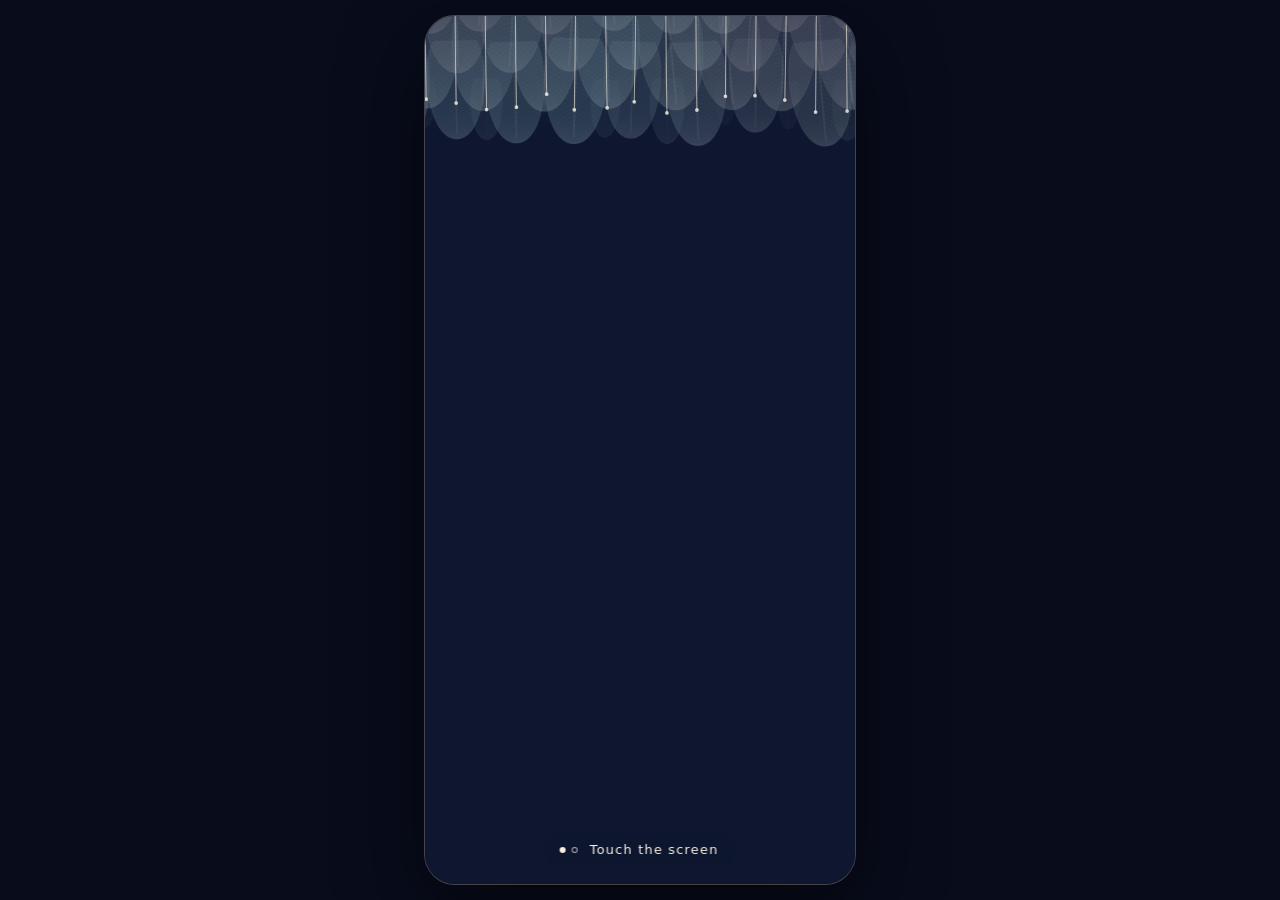
<file: studies/feathery-curtain.original.html>
<!doctype html><html><head><meta charset=utf8><meta name=viewport content="width=device-width,initial-scale=1,viewport-fit=cover"><style>:root{color-scheme:light;box-sizing:border-box;padding-top:env(safe-area-inset-top,0px);padding-bottom:env(safe-area-inset-bottom,0px)}html{scroll-padding-top:env(safe-area-inset-top,0px)}body{margin:0;padding:0;font:14px -apple-system,BlinkMacSystemFont,sans-serif;background:#faf9f5;color:#141413}img{max-width:100%}[hidden]:not([hidden=until-found i]){display:none!important}</style></head><body>
<title>Feathery Curtain</title>
<style>
/* Layout: one full-bleed touch stage (phone), or a phone-sized stage centred on a darker page (wide screens).
   Single committed look, taken from feathery-3-plumage.svg: navy ground, cream ink. */
:root {
  color-scheme: dark;
  --page: #080c1b;
  --ground: #0f1730;
  --ink: #f7f0e2;
  --ink-soft: rgba(247, 240, 226, .68);
  --veil: rgba(15, 23, 48, .58);
  --line: rgba(247, 240, 226, .26);
  --gold: #e2b24a;
  --font: "Avenir Next", "Segoe UI", system-ui, -apple-system, "Helvetica Neue", sans-serif;
}
html, body { height: 100%; }
body {
  background: var(--page);
  color: var(--ink);
  font-family: var(--font);
  display: grid;
  place-items: center;
  overflow: hidden;
  overscroll-behavior: none;
}
#stage {
  position: relative;
  width: 100%;
  height: 100%;
  background: var(--ground);
  overflow: hidden;
  touch-action: none;
  user-select: none;
  -webkit-user-select: none;
  -webkit-touch-callout: none;
  -webkit-tap-highlight-color: transparent;
}
@media (min-width: 560px) {
  #stage {
    width: min(430px, calc(100% - 32px));
    height: min(900px, calc(100% - 32px));
    border-radius: 30px;
    box-shadow: 0 0 0 1px var(--line), 0 30px 80px rgba(0, 0, 0, .5);
  }
}
#cv { position: absolute; inset: 0; width: 100%; height: 100%; display: block; }

.cap {
  position: absolute;
  left: 50%;
  bottom: 18px;
  transform: translateX(-50%);
  display: flex;
  align-items: center;
  gap: 12px;
  padding: 9px 16px 9px 14px;
  border-radius: 999px;
  background: var(--veil);
  -webkit-backdrop-filter: blur(10px);
  backdrop-filter: blur(10px);
  color: var(--ink);
  font-size: 13px;
  font-weight: 300;
  letter-spacing: .09em;
  white-space: nowrap;
  pointer-events: none;
  transition: opacity .9s ease;
}
.cap.quiet { opacity: 0; }
.steps { display: flex; gap: 6px; }
.steps i {
  width: 6px; height: 6px; border-radius: 50%;
  box-shadow: inset 0 0 0 1px var(--ink-soft);
  transition: background .5s ease, box-shadow .5s ease;
}
.steps i.on { background: var(--ink); box-shadow: none; }
.steps i.done { background: var(--gold); box-shadow: none; }

#replay {
  position: absolute;
  top: 14px; right: 16px;
  width: 40px; height: 40px;
  display: grid; place-items: center;
  border: 0; border-radius: 50%;
  background: var(--veil);
  -webkit-backdrop-filter: blur(10px);
  backdrop-filter: blur(10px);
  color: var(--ink);
  cursor: pointer;
  opacity: .78;
}
#replay:focus-visible { outline: 2px solid var(--ink); outline-offset: 3px; }
#replay svg { width: 18px; height: 18px; }
@media (prefers-reduced-motion: reduce) { .cap, .steps i { transition: none; } }
</style>

<div id="stage">
  <canvas id="cv" role="img" aria-label="Feather curtain: drag down to stretch the threads into full plumage, then stroke the feathers to hear a short melody"></canvas>
  <div class="cap" id="cap">
    <span class="steps" aria-hidden="true"><i id="dot1" class="on"></i><i id="dot2"></i></span>
    <span id="capText">Touch the screen</span>
  </div>
  <button id="replay" type="button" aria-label="Start over" hidden>
    <svg viewBox="0 0 24 24" fill="none" stroke="currentColor" stroke-width="1.6" stroke-linecap="round" stroke-linejoin="round" aria-hidden="true"><path d="M4 12a8 8 0 1 0 2.6-5.9"/><path d="M4 4.5v4h4"/></svg>
  </button>
</div>

<script>
(() => {
'use strict';

/* ---- tuning ---------------------------------------------------------- */
const CFG = {
  TARGET_FRAC_W: 0.70,  // required stretch distance = 70% of the screen width
  REST_FRAC_H: 0.10     // resting thread length = 10% of the screen height
};

/* ---- geometry + palette from feathery-3-plumage.svg ------------------ */
const FW = 112, FH = 152, DX = 84, DY = 54, PAD = 4;
const SHAPE = `M${-0.3 * FW},0C${-0.5 * FW},${0.2 * FH} ${-0.42 * FW},${FH} 0,${FH}C${0.42 * FW},${FH} ${0.5 * FW},${0.2 * FH} ${0.3 * FW},0Z`;
const STOPS = [[0, [18, 26, 54]], [.26, [26, 82, 108]], [.48, [44, 150, 140]], [.68, [226, 178, 74]], [.86, [240, 218, 170]], [1, [247, 240, 226]]];
const INK = '247,240,226';
const FONT = '"Avenir Next","Segoe UI",system-ui,-apple-system,"Helvetica Neue",sans-serif';
// D major pentatonic, D4..D6
const SCALE = [293.66, 329.63, 369.99, 440, 493.88, 587.33, 659.25, 739.99, 880, 987.77, 1174.66];

const stage = document.getElementById('stage');
const cv = document.getElementById('cv');
const ctx = cv.getContext('2d');
const cap = document.getElementById('cap');
const capText = document.getElementById('capText');
const dot1 = document.getElementById('dot1');
const dot2 = document.getElementById('dot2');
const replay = document.getElementById('replay');
const calm = matchMedia('(prefers-reduced-motion: reduce)').matches ? 0.35 : 1;

const clamp = (v, a, b) => v < a ? a : v > b ? b : v;
const ink = a => `rgba(${INK},${a})`;
const smooth = v => v * v * (3 - 2 * v);

function rng(seed) {
  return () => {
    seed = seed + 0x6D2B79F5 | 0;
    let t = Math.imul(seed ^ seed >>> 15, 1 | seed);
    t = t + Math.imul(t ^ t >>> 7, 61 | t) ^ t;
    return ((t ^ t >>> 14) >>> 0) / 4294967296;
  };
}
function color(t) {
  t = clamp(t, 0, 1);
  for (let i = 1; i < STOPS.length; i++) {
    const [a, ca] = STOPS[i - 1], [b, cb] = STOPS[i];
    if (t <= b) {
      const f = (t - a) / (b - a);
      return `rgb(${ca.map((c, j) => Math.round(c + (cb[j] - c) * f)).join(',')})`;
    }
  }
  return 'rgb(247,240,226)';
}
function halfWidth(yq) {
  let best = 0;
  for (let i = 0; i <= 200; i++) {
    const q = i / 200, a = (1 - q) ** 3, b = 3 * (1 - q) ** 2 * q, c = 3 * (1 - q) * q * q, d = q ** 3;
    const yy = b * 0.2 * FH + c * FH + d * FH;
    if (Math.abs(yy - yq) < 1.2) best = Math.max(best, a * 0.3 * FW + b * 0.5 * FW + c * 0.42 * FW);
  }
  return best;
}

/* ---- scene ----------------------------------------------------------- */
let W = 0, H = 0, dpr = 1, s = 1;
let feathers = [], threads = [], specks = [];
let sprite = null;
const featherPath = new Path2D(SHAPE);
let target = 0, restLen = 0, yT = 0;

// 'rest' → 'pull' → 'bloom' → 'float'
let state = 'rest';
let down = false, pid = null;
let fx = 0, fy = 0, gx = 0, startY = 0, gain = 1;
let pull = 0, prog = 0, solid = 0, floatAmt = 0, threadA = 1;
let hintA = 0, hintHold = 0, bloomT = 0, ringT = -9, ringX = 0, rowsHeard = 0;
let swish = 0, stroke = null, heard = 0, last = performance.now();

function buildSprite() {
  const k = s * dpr;
  sprite = document.createElement('canvas');
  sprite.width = Math.ceil((FW + 2 * PAD) * k);
  sprite.height = Math.ceil((FH + 2 * PAD) * k);
  const c = sprite.getContext('2d');
  c.setTransform(k, 0, 0, k, (FW / 2 + PAD) * k, PAD * k);
  const g = c.createLinearGradient(0, 0, 0, FH);
  g.addColorStop(0, 'rgba(15,23,48,.42)');
  g.addColorStop(.6, 'rgba(15,23,48,0)');
  g.addColorStop(1, 'rgba(255,255,255,.24)');
  c.fillStyle = g; c.fill(featherPath);
  c.strokeStyle = 'rgba(255,255,255,.28)'; c.lineWidth = 1; c.stroke(featherPath);
  c.lineCap = 'round';
  c.strokeStyle = 'rgba(255,255,255,.42)'; c.lineWidth = 1.3;
  c.beginPath(); c.moveTo(0, 26); c.lineTo(0, FH - 9); c.stroke();
  c.strokeStyle = 'rgba(255,255,255,.22)'; c.lineWidth = .6;
  c.beginPath();
  for (let y0 = 40; y0 < 128; y0 += 6) {
    const ye = y0 + 20, ex = .84 * halfWidth(ye);
    for (const sg of [1, -1]) { c.moveTo(0, y0); c.quadraticCurveTo(sg * ex * .45, y0 + 3, sg * ex, ye); }
  }
  c.stroke();
}

function layout() {
  const r = stage.getBoundingClientRect();
  if (r.width < 10 || r.height < 10) return;
  W = r.width; H = r.height;
  dpr = Math.min(window.devicePixelRatio || 1, 2.5);
  cv.width = Math.round(W * dpr); cv.height = Math.round(H * dpr);
  s = clamp(W / 600, .6, 1.15);
  restLen = CFG.REST_FRAC_H * H;
  target = Math.min(CFG.TARGET_FRAC_W * W, H * .68);
  yT = restLen + target;

  const rand = rng(23), Wu = W / s, Hu = H / s;
  const rows = Math.ceil((Hu + 20) / DY) + 1, cols = Math.ceil(Wu / DX) + 1;
  const kmin = -2, kmax = 2 * cols + 1;
  const open = state === 'float' || state === 'bloom';
  threads = [];
  for (let k = kmin; k <= kmax; k++) {
    const rest = restLen * (.88 + .24 * rand());
    threads.push({ x: k * DX / 2 * s, rest, len: open ? H + 60 : rest, ph: rand() * 6.283, delay: 0 });
  }
  feathers = [];
  for (let r2 = rows; r2 >= -3; r2--) {          // lower rows first, so upper rows overlap them
    const odd = r2 & 1;
    for (let c = -1; c <= cols; c++) {
      const xu = c * DX + (odd ? DX / 2 : 0) + (rand() * 6 - 3);
      const yu = r2 * DY - 20 + (rand() * 6 - 3);
      const t = (yu + 150) / (Hu + 80) + .07 * Math.sin(xu / 120 + r2 * .4) + (rand() * .07 - .035);
      feathers.push({
        x: xu * s, y: yu * s, rot: (rand() * 10 - 5) * Math.PI / 180, col: color(t),
        th: 2 * c + odd - kmin, ph: rand() * 6.283, a: 0, va: 0, e: 0
      });
    }
  }
  buildSprite();
}

/* ---- sound ----------------------------------------------------------- */
let AC = null, master, wet, noiseBuf, noiseGain, noiseFilter;
const pending = [];
function audio() {
  if (AC) { if (AC.state !== 'running') AC.resume().catch(() => {}); return; }
  const Ctx = window.AudioContext || window.webkitAudioContext;
  if (!Ctx) return;
  try {
    AC = new Ctx();
    master = AC.createGain(); master.gain.value = .6;
    const comp = AC.createDynamicsCompressor();
    master.connect(comp); comp.connect(AC.destination);
    const delay = AC.createDelay(1); delay.delayTime.value = .27;
    const fb = AC.createGain(); fb.gain.value = .36;
    const lp = AC.createBiquadFilter(); lp.type = 'lowpass'; lp.frequency.value = 2600;
    wet = AC.createGain(); wet.gain.value = .34;
    wet.connect(delay); delay.connect(lp); lp.connect(fb); fb.connect(delay); lp.connect(master);
    noiseBuf = AC.createBuffer(1, AC.sampleRate * 2, AC.sampleRate);
    const d = noiseBuf.getChannelData(0);
    for (let i = 0; i < d.length; i++) d[i] = Math.random() * 2 - 1;
    const src = AC.createBufferSource(); src.buffer = noiseBuf; src.loop = true;
    noiseFilter = AC.createBiquadFilter(); noiseFilter.type = 'bandpass'; noiseFilter.frequency.value = 1200; noiseFilter.Q.value = .7;
    noiseGain = AC.createGain(); noiseGain.gain.value = 0;
    src.connect(noiseFilter); noiseFilter.connect(noiseGain); noiseGain.connect(master); src.start();
    AC.onstatechange = () => { if (AC.state === 'running') while (pending.length) pending.shift()(); };
    if (AC.state !== 'running') AC.resume().catch(() => {});
  } catch (e) { AC = null; }
}
function voice(freq, delay, vel, dur) {
  const t = AC.currentTime + delay + .005;
  const g = AC.createGain();
  g.gain.setValueAtTime(.0001, t);
  g.gain.linearRampToValueAtTime(.2 * vel, t + .016);
  g.gain.exponentialRampToValueAtTime(.0001, t + dur);
  g.connect(master); g.connect(wet);
  [['sine', 1, 1], ['sine', 2.005, .14], ['triangle', .5, .1]].forEach(([type, mul, lvl]) => {
    const o = AC.createOscillator(); o.type = type; o.frequency.value = freq * mul;
    const og = AC.createGain(); og.gain.value = lvl;
    o.connect(og); og.connect(g); o.start(t); o.stop(t + dur + .05);
  });
  const b = AC.createBufferSource(); b.buffer = noiseBuf;      // a breath of air on the attack
  const hp = AC.createBiquadFilter(); hp.type = 'highpass'; hp.frequency.value = 4200;
  const bg = AC.createGain();
  bg.gain.setValueAtTime(.03 * vel, t); bg.gain.exponentialRampToValueAtTime(.0001, t + .08);
  b.connect(hp); hp.connect(bg); bg.connect(master); b.start(t, Math.random() * 1.5, .1);
}
function note(freq, delay = 0, vel = 1, dur = 1.5, keep = false) {
  if (!AC) return;
  if (AC.state === 'running') voice(freq, delay, vel, dur);
  else if (keep) { pending.push(() => voice(freq, delay, vel, dur)); AC.resume().catch(() => {}); }
}
function chime() {
  [[587.33, 0], [880, .09], [1174.66, .18], [1479.98, .3]].forEach(([f, d]) => note(f, d, .85, 2.2, true));
  note(293.66, 0, .5, 2.8, true);
  try { if (navigator.vibrate) navigator.vibrate([10, 40, 18]); } catch (e) {}
}

/* ---- transitions ----------------------------------------------------- */
function caption(text) { if (capText.textContent !== text) capText.textContent = text; }
function succeed() {
  state = 'bloom'; bloomT = performance.now(); ringT = bloomT; ringX = gx;
  for (const th of threads) th.delay = Math.abs(th.x - gx) / W * .35;
  for (let i = 0; i < 30; i++) specks.push({
    x: W * (.12 + .76 * Math.random()), y: yT + (Math.random() * 16 - 8),
    vx: Math.random() * 30 - 15, vy: -(14 + Math.random() * 38), life: 0, max: 1.4 + Math.random() * 1.4, r: .7 + Math.random() * 1.3
  });
  chime();
  dot1.className = 'done'; dot2.className = 'on';
  caption('Stroke the feathers'); replay.hidden = false; heard = 0;
}
function reset() {
  state = 'rest'; down = false; pull = 0; prog = 0; stroke = null; rowsHeard = 0;
  for (const f of feathers) { f.a = 0; f.va = 0; f.e = 0; }
  dot1.className = 'on'; dot2.className = '';
  cap.classList.remove('quiet'); caption('Touch the screen'); replay.hidden = true;
}

function excite(x, y, vx, vy) {
  const R = FH * s * .85, cy = FH * s * .5;
  for (const f of feathers) {
    const dx = f.x - x, dy = f.y + cy - y, d2 = dx * dx + dy * dy;
    if (d2 > R * R) continue;
    const fall = (1 - Math.sqrt(d2) / R) ** 2;
    f.va += (clamp(vx, -1400, 1400) * .0022 + (Math.random() - .5) * (.5 + Math.abs(vy) * .0012)) * fall;
    if (fall > f.e) f.e = fall;
  }
  if (Math.random() < .3 && specks.length < 70) specks.push({
    x: x + (Math.random() * 30 - 15), y: y - 10, vx: vx * .03 + (Math.random() * 16 - 8), vy: -(12 + Math.random() * 24),
    life: 0, max: 1 + Math.random(), r: .6 + Math.random()
  });
}
const pitchAt = (x, y) => clamp(Math.round(y / H * 8 + x / W * 2), 0, SCALE.length - 1);

/* ---- touch ----------------------------------------------------------- */
function local(e) { const r = cv.getBoundingClientRect(); return [e.clientX - r.left, e.clientY - r.top]; }

cv.addEventListener('pointerdown', e => {
  if (down) return;
  audio();
  down = true; pid = e.pointerId;
  try { cv.setPointerCapture(pid); } catch (err) {}
  [fx, fy] = local(e);
  if (state === 'rest') {
    state = 'pull'; startY = fy; gx = fx; pull = 0; prog = 0; rowsHeard = 0;
    gain = clamp(target / Math.max(40, H - startY - 28), 1, 3);
    caption('Drag down');
  } else if (state === 'float') {
    stroke = { x: fx, y: fy, t: performance.now(), travel: 0, noteT: 0, count: 0, idx: -1 };
    excite(fx, fy, 0, 300);
    const i = pitchAt(fx, fy);
    note(SCALE[i], 0, .7, 1.6); stroke.idx = i; stroke.count = 1; stroke.noteT = stroke.t;
  }
  e.preventDefault();
});

cv.addEventListener('pointermove', e => {
  if (!down || e.pointerId !== pid) return;
  const [x, y] = local(e), now = performance.now();
  const dist = Math.hypot(x - fx, y - fy);
  if (state === 'pull') {
    swish = Math.max(swish, clamp(dist * 60 / 1500, 0, 1));
    fx = x; fy = y;
    pull = clamp((fy - startY) * gain, 0, target * 1.1);
    prog = pull / target;
    const rowsNow = Math.floor(pull / (DY * s));
    if (rowsNow > rowsHeard) { note(SCALE[Math.min(9, rowsNow)], 0, .26, .5); rowsHeard = rowsNow; }
    if (prog >= 1) succeed();
  } else if (state === 'float' && stroke) {
    const dt = Math.max(8, now - stroke.t) / 1000;
    const vx = (x - stroke.x) / dt, vy = (y - stroke.y) / dt;
    excite(x, y, vx, vy);
    swish = Math.max(swish, clamp(dist * 60 / 1800, 0, .7));
    stroke.travel += dist;
    if (stroke.travel >= 30 && now - stroke.noteT >= 90) {
      const i = pitchAt(x, y);
      if (i !== stroke.idx || stroke.travel >= 72) {
        note(SCALE[i], 0, .5 + .4 * clamp(Math.hypot(vx, vy) / 1500, 0, 1), 1.5);
        stroke.idx = i; stroke.count++; stroke.noteT = now; stroke.travel = 0;
        if (++heard >= 4) cap.classList.add('quiet');
      }
    }
    stroke.x = x; stroke.y = y; stroke.t = now; fx = x; fy = y;
  }
});

function release(e) {
  if (!down || (e && e.pointerId !== pid)) return;
  down = false;
  audio();
  if (state === 'pull') {
    state = 'rest'; pull = 0; prog = 0;
    hintHold = performance.now() + 1700;
    caption('Drag down');
  } else if (state === 'float' && stroke) {
    if (stroke.count >= 2) {                      // close the phrase on a resting tone
      const homes = [0, 5, 10].sort((a, b) => Math.abs(a - stroke.idx) - Math.abs(b - stroke.idx));
      const end = homes[0] === stroke.idx ? (stroke.idx >= 5 ? 8 : 3) : homes[0];
      note(SCALE[end], .13, .55, 2.3);
    }
    stroke = null;
  }
}
cv.addEventListener('pointerup', release);
cv.addEventListener('pointercancel', release);
cv.addEventListener('contextmenu', e => e.preventDefault());
replay.addEventListener('click', () => { audio(); reset(); });

/* ---- drawing --------------------------------------------------------- */
function chevron(x, y, sz) { ctx.moveTo(x - sz, y - sz * .5); ctx.lineTo(x, y + sz * .5); ctx.lineTo(x + sz, y - sz * .5); }

function frame(now) {
  requestAnimationFrame(frame);
  if (!W) return;
  const t = now / 1000, dt = Math.min(.05, Math.max(.001, (now - last) / 1000));
  last = now;
  const open = state === 'bloom' || state === 'float';
  const tb = (now - bloomT) / 1000;
  if (state === 'bloom' && tb > 1.35) state = 'float';
  if (state === 'pull') gx += (fx - gx) * (1 - Math.exp(-dt * 14));

  // threads
  const sig = W * .33;
  for (const th of threads) {
    let goal = th.rest, rate = 6;
    if (open) { goal = H + 60; rate = state === 'bloom' && tb < th.delay ? 0 : 5; }
    else if (state === 'pull') { const d = (th.x - gx) / sig; goal = th.rest + pull * (.62 + .38 * Math.exp(-d * d)); rate = 20; }
    th.len += (goal - th.len) * (1 - Math.exp(-dt * rate));
  }
  const solidGoal = open ? 1 : state === 'pull' ? Math.pow(clamp(prog, 0, 1), 1.2) * .8 : 0;
  solid += (solidGoal - solid) * (1 - Math.exp(-dt * 7));
  floatAmt += ((open ? 1 : .4) - floatAmt) * (1 - Math.exp(-dt * 2));
  threadA += ((state === 'float' ? 0 : 1) - threadA) * (1 - Math.exp(-dt * 1.6));

  // shimmer that sweeps down as the plumage opens
  if (state === 'bloom') {
    const yb = yT + (H + 120 - yT) * smooth(clamp(tb / 1.1, 0, 1));
    for (const f of feathers) {
      const d = Math.abs(f.y + FH * s * .5 - yb);
      if (d < 110) { const k = 1 - d / 110; if (k > f.e) { f.e = k; f.va += (Math.random() - .5) * .6 * k; } }
    }
  }

  ctx.setTransform(dpr, 0, 0, dpr, 0, 0);
  ctx.globalAlpha = 1;
  ctx.fillStyle = '#0f1730';
  ctx.fillRect(0, 0, W, H);

  // feathers
  const grow = .75 * FH * s, k = dpr * s;
  const sx0 = -(FW / 2 + PAD), sw = FW + 2 * PAD, sh = FH + 2 * PAD;
  for (const f of feathers) {
    f.va += (-70 * f.a - 4.5 * f.va) * dt;
    f.a = clamp(f.a + f.va * dt, -.4, .4);
    f.e *= Math.exp(-dt * 2.2);
    const th = threads[f.th];
    const v = th ? clamp((th.len - f.y) / grow, 0, 1) : 1;
    if (v <= .01) continue;
    const ev = smooth(v), alpha = ev * (.3 + .7 * solid);
    const wave = (.045 * Math.sin(t * 1.1 - f.y * .012 / s + f.x * .006 / s + f.ph * .3) + .02 * Math.sin(t * .37 + f.x * .01 / s)) * floatAmt * calm;
    const ang = f.rot * ev + wave + f.a;
    const lift = 1 + .06 * f.e;
    const sx = (.25 + .75 * ev) * lift, sy = (.35 + .65 * ev) * lift;
    const co = Math.cos(ang), si = Math.sin(ang);
    const oy = Math.sin(t * .9 + f.ph) * 1.2 * floatAmt * calm;
    ctx.setTransform(k * co * sx, k * si * sx, -k * si * sy, k * co * sy, dpr * f.x, dpr * (f.y + oy));
    ctx.globalAlpha = alpha;
    ctx.fillStyle = f.col;
    ctx.fill(featherPath);
    ctx.drawImage(sprite, sx0, -PAD, sw, sh);
    const glow = alpha * f.e * .44 + ev * (1 - solid) * .1;      // ghostly while unpulled, bright when stroked
    if (glow > .01) { ctx.globalAlpha = glow; ctx.fillStyle = '#f7f0e2'; ctx.fill(featherPath); }
  }
  ctx.setTransform(dpr, 0, 0, dpr, 0, 0);
  ctx.globalAlpha = 1;

  // threads + beads
  if (threadA > .02) {
    ctx.lineWidth = 1; ctx.lineCap = 'round';
    ctx.strokeStyle = ink(.62 * threadA);
    ctx.beginPath();
    for (const th of threads) {
      const sw2 = Math.sin(t * .9 + th.ph) * 1.6 * calm;
      ctx.moveTo(th.x, -4); ctx.quadraticCurveTo(th.x + sw2 * .3, th.len * .5, th.x + sw2, th.len);
    }
    ctx.stroke();
    const pulse = state === 'rest' ? .6 + .4 * Math.sin(t * 2.2) : 1;
    ctx.fillStyle = ink(.95 * threadA * pulse);
    ctx.beginPath();
    for (const th of threads) {
      const sw2 = Math.sin(t * .9 + th.ph) * 1.6 * calm;
      ctx.moveTo(th.x + sw2 + 1.9, th.len); ctx.arc(th.x + sw2, th.len, 1.9, 0, 6.283);
    }
    ctx.fill();
  }

  // hint + distance indicator (step 1)
  const showHint = (state === 'pull') || (state === 'rest' && now < hintHold);
  hintA += ((showHint ? 1 : 0) - hintA) * (1 - Math.exp(-dt * (showHint ? 12 : 4)));
  if (hintA > .01) {
    const a = hintA, p = clamp(prog, 0, 1), x0 = W * .15, x1 = W * .85;   // line spans 70% of the width
    ctx.lineWidth = 1;
    ctx.strokeStyle = ink(.62 * a);
    ctx.setLineDash([2, 6]);
    ctx.beginPath(); ctx.moveTo(x0, yT); ctx.lineTo(x1, yT); ctx.stroke();
    ctx.setLineDash([]);
    ctx.beginPath(); ctx.moveTo(x0, yT - 5); ctx.lineTo(x0, yT + 5); ctx.moveTo(x1, yT - 5); ctx.lineTo(x1, yT + 5); ctx.stroke();
    ctx.font = `400 10px ${FONT}`;
    try { ctx.letterSpacing = '1.2px'; } catch (e) {}
    ctx.fillStyle = ink(.78 * a);
    ctx.textBaseline = 'top';
    ctx.textAlign = 'left'; ctx.fillText('PULL TO HERE', x0, yT + 10);
    ctx.textAlign = 'right'; ctx.fillText(Math.round(p * 100) + '%', x1, yT + 10);

    const tipY = restLen + pull;
    if (yT - tipY > 4) {                           // the remaining distance, as a dotted guide
      ctx.strokeStyle = ink(.5 * a);
      ctx.setLineDash([1, 5]);
      ctx.beginPath(); ctx.moveTo(gx, tipY + 6); ctx.lineTo(gx, yT - 8); ctx.stroke();
      ctx.setLineDash([]);
    }
    ctx.strokeStyle = ink(.9 * a);
    ctx.beginPath(); ctx.arc(gx, yT, 7, 0, 6.283); ctx.stroke();
    ctx.fillStyle = ink(.9 * a);
    ctx.beginPath(); ctx.arc(gx, yT, 6 * p, 0, 6.283); ctx.fill();

    const ca = a * clamp(1 - p * 1.5, 0, 1);       // "drag down" chevrons: on the guide and beside the finger
    if (ca > .01) {
      const flow = (t * 1.1) % 1;
      ctx.lineWidth = 1.4; ctx.lineJoin = 'round';
      const span = yT - 16 - (tipY + 16);
      if (span > 36) for (let i = 0; i < 3; i++) {
        const u = (i + flow) / 3;
        ctx.strokeStyle = ink(ca * Math.sin(u * Math.PI) * .9);
        ctx.beginPath(); chevron(gx, tipY + 16 + u * span, 6); ctx.stroke();
      }
      if (down) for (const side of [-1, 1]) for (let i = 0; i < 3; i++) {
        const u = (i + flow) / 3;
        ctx.strokeStyle = ink(ca * Math.sin(u * Math.PI) * .9);
        ctx.beginPath(); chevron(fx + side * 46, fy - 14 + u * 54, 6); ctx.stroke();
      }
    }
    if (down) {
      ctx.lineWidth = 1; ctx.strokeStyle = ink(.4 * a);
      ctx.beginPath(); ctx.arc(fx, fy, 27, 0, 6.283); ctx.stroke();
    }
  }

  // confirmation: the target line snaps solid and a ring opens from it
  const ru = (now - ringT) / 900;
  if (ru >= 0 && ru < 1) {
    const e = 1 - (1 - ru) ** 3;
    ctx.lineWidth = 1.5;
    ctx.strokeStyle = ink((1 - ru) * .85);
    ctx.beginPath(); ctx.moveTo(W * .15 * (1 - e), yT); ctx.lineTo(W - W * .15 * (1 - e), yT); ctx.stroke();
    ctx.beginPath(); ctx.arc(ringX, yT, 7 + e * W * .75, 0, 6.283); ctx.stroke();
    ctx.lineWidth = 1;
    ctx.strokeStyle = ink((1 - ru) * .4);
    ctx.beginPath(); ctx.arc(ringX, yT, 7 + e * W * .45, 0, 6.283); ctx.stroke();
  }

  // drifting down
  if (specks.length) {
    for (let i = specks.length - 1; i >= 0; i--) {
      const q = specks[i];
      q.life += dt;
      if (q.life > q.max) { specks.splice(i, 1); continue; }
      q.vy *= Math.exp(-dt * .8); q.x += (q.vx + Math.sin(t * 3 + i) * 10) * dt; q.y += q.vy * dt;
      ctx.fillStyle = ink(.8 * Math.sin(q.life / q.max * Math.PI));
      ctx.beginPath(); ctx.arc(q.x, q.y, q.r, 0, 6.283); ctx.fill();
    }
  }

  // silk / brushing noise follows the finger's speed
  swish *= Math.exp(-dt * 9);
  if (AC && noiseGain && AC.state === 'running') {
    noiseGain.gain.setTargetAtTime(swish * (state === 'float' ? .05 : .085), AC.currentTime, .04);
    noiseFilter.frequency.setTargetAtTime(state === 'float' ? 3200 : 800 + 2200 * clamp(prog, 0, 1), AC.currentTime, .08);
  }
}

layout();
if ('ResizeObserver' in window) new ResizeObserver(layout).observe(stage);
else addEventListener('resize', layout);
requestAnimationFrame(frame);
})();
</script>

</body></html>
</file>
<file: style.css>
html, body {
  margin: 0;
  min-height: 100%;
}

body {
  min-height: 100vh;
  background: #222 url("DFAB5A47-F623-4A9F-94E8-BB07E54AE276_1_105_c.jpeg") center / cover no-repeat fixed;
  font-family: system-ui, sans-serif;
  color: #fff;
}

h1 {
  margin: 0;
  padding: 1rem;
  text-align: center;
  font-size: 3rem;
  text-shadow: 0 2px 8px rgba(0, 0, 0, 0.6);
}
</file>
